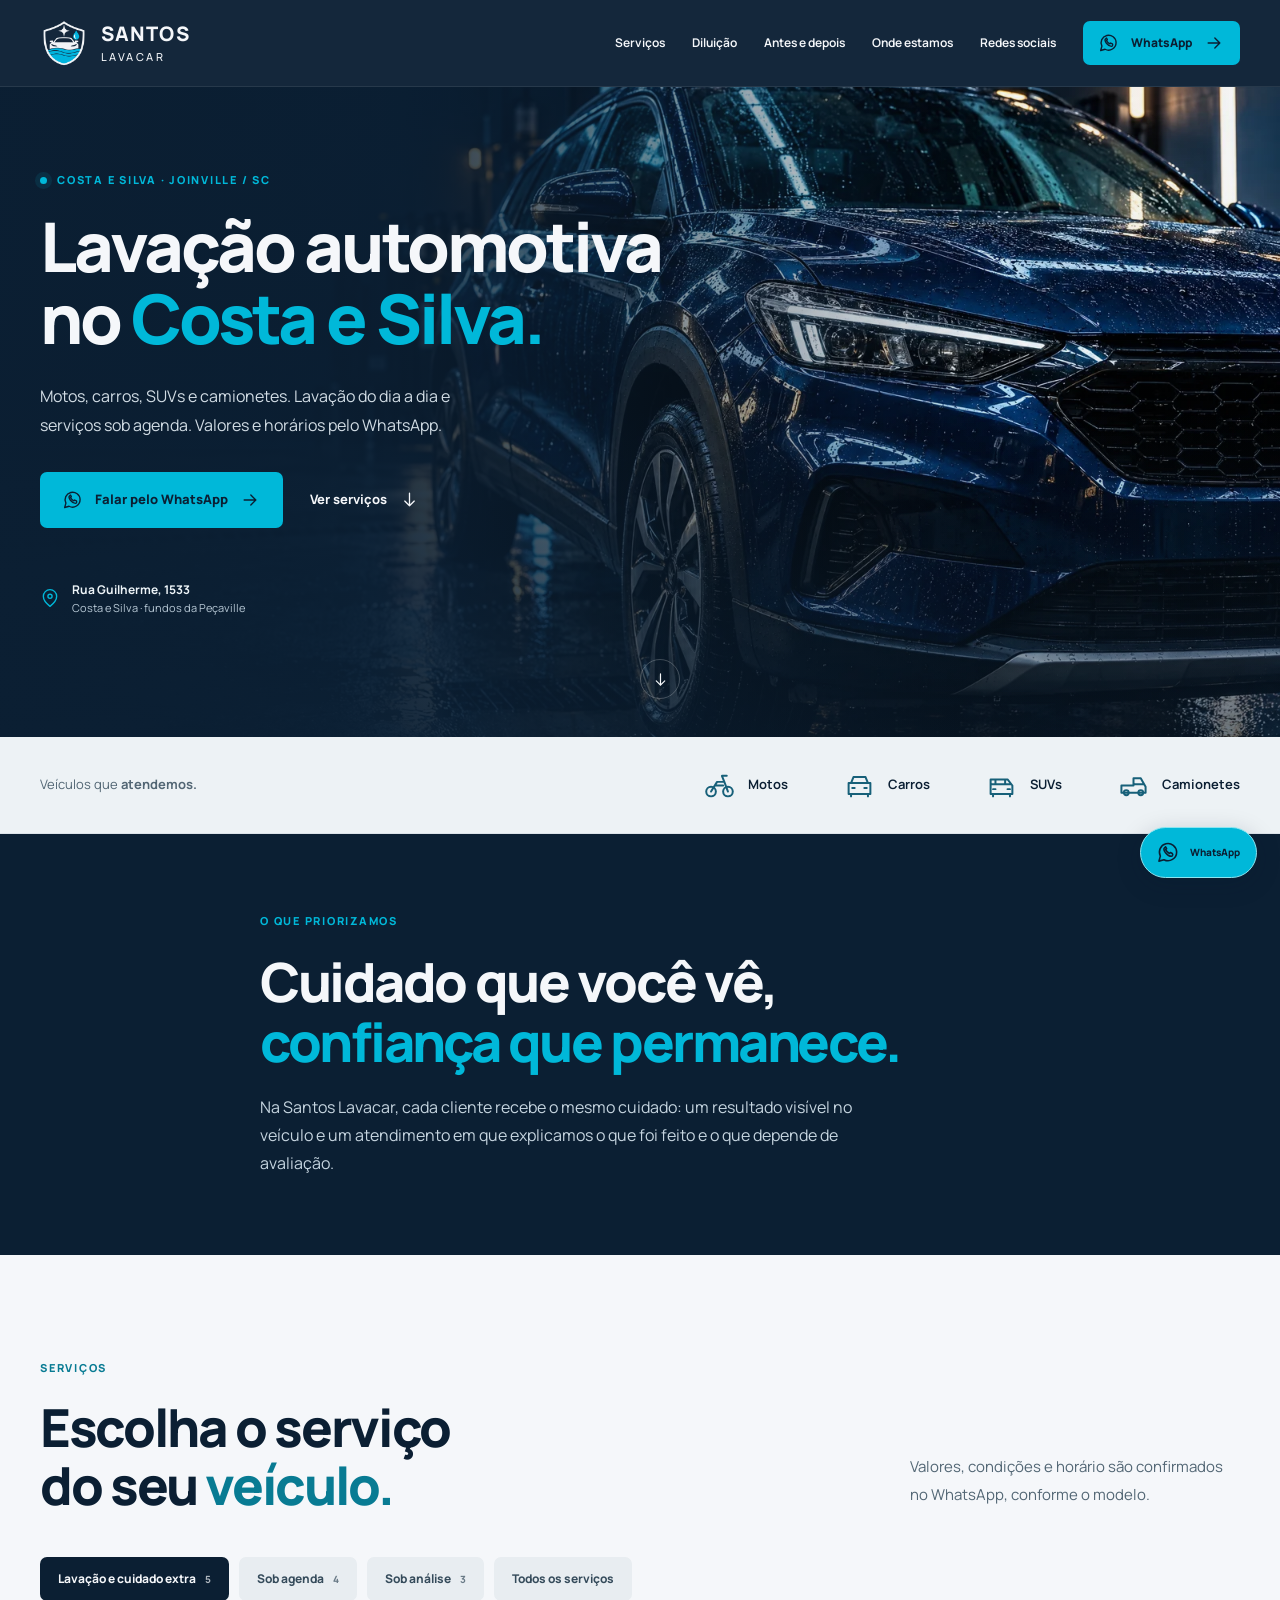
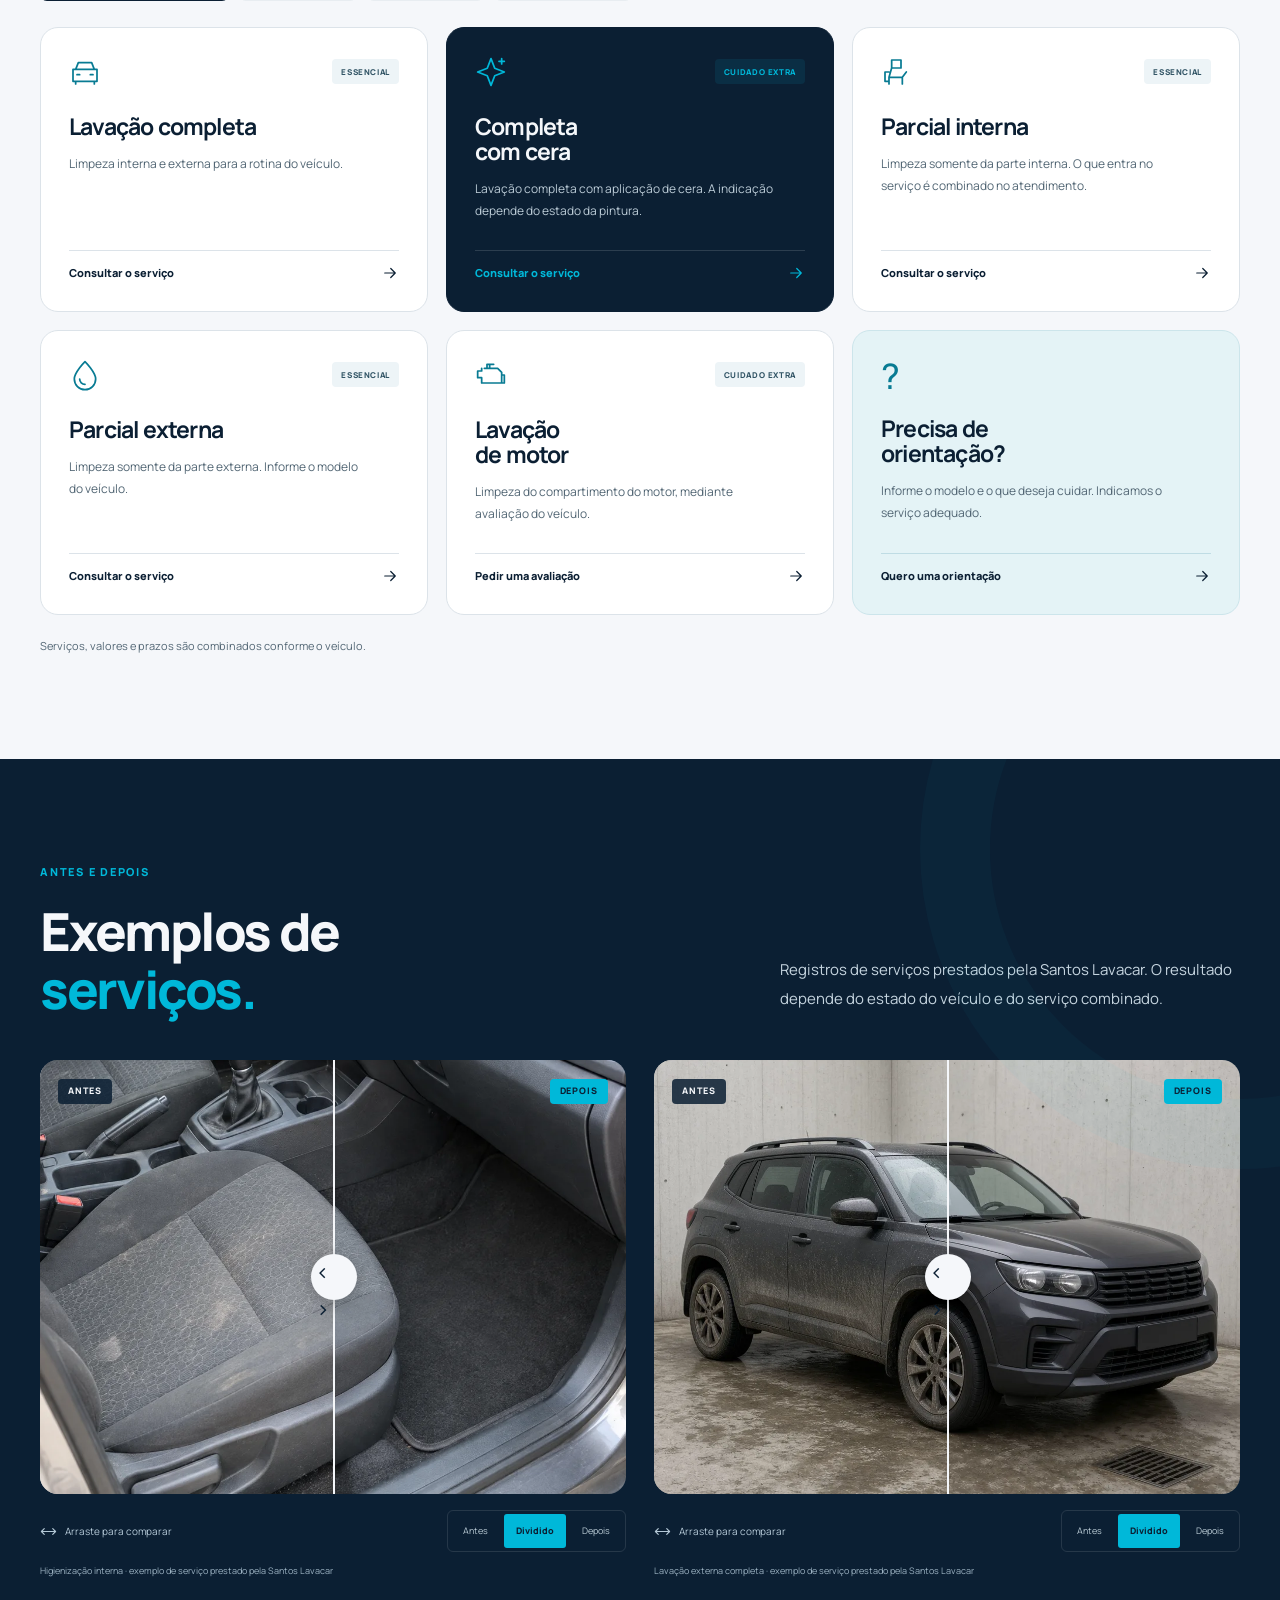
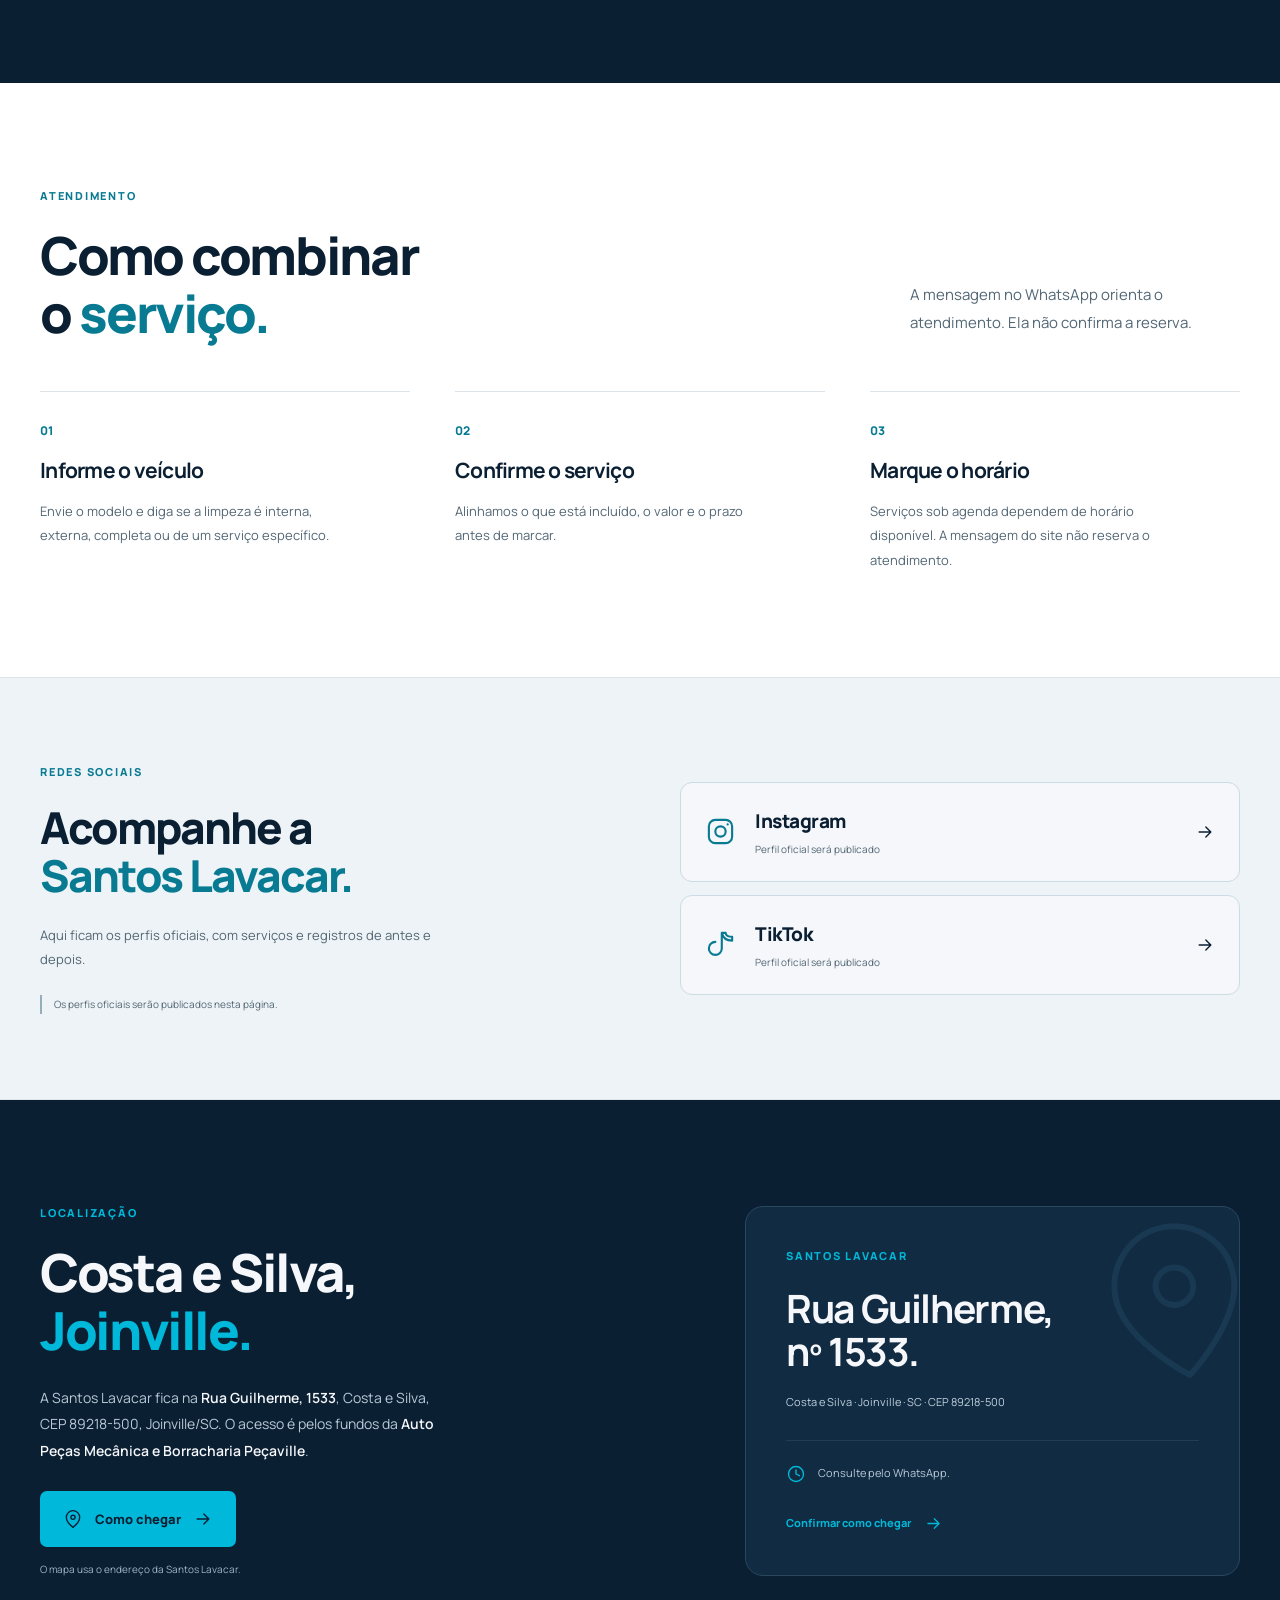
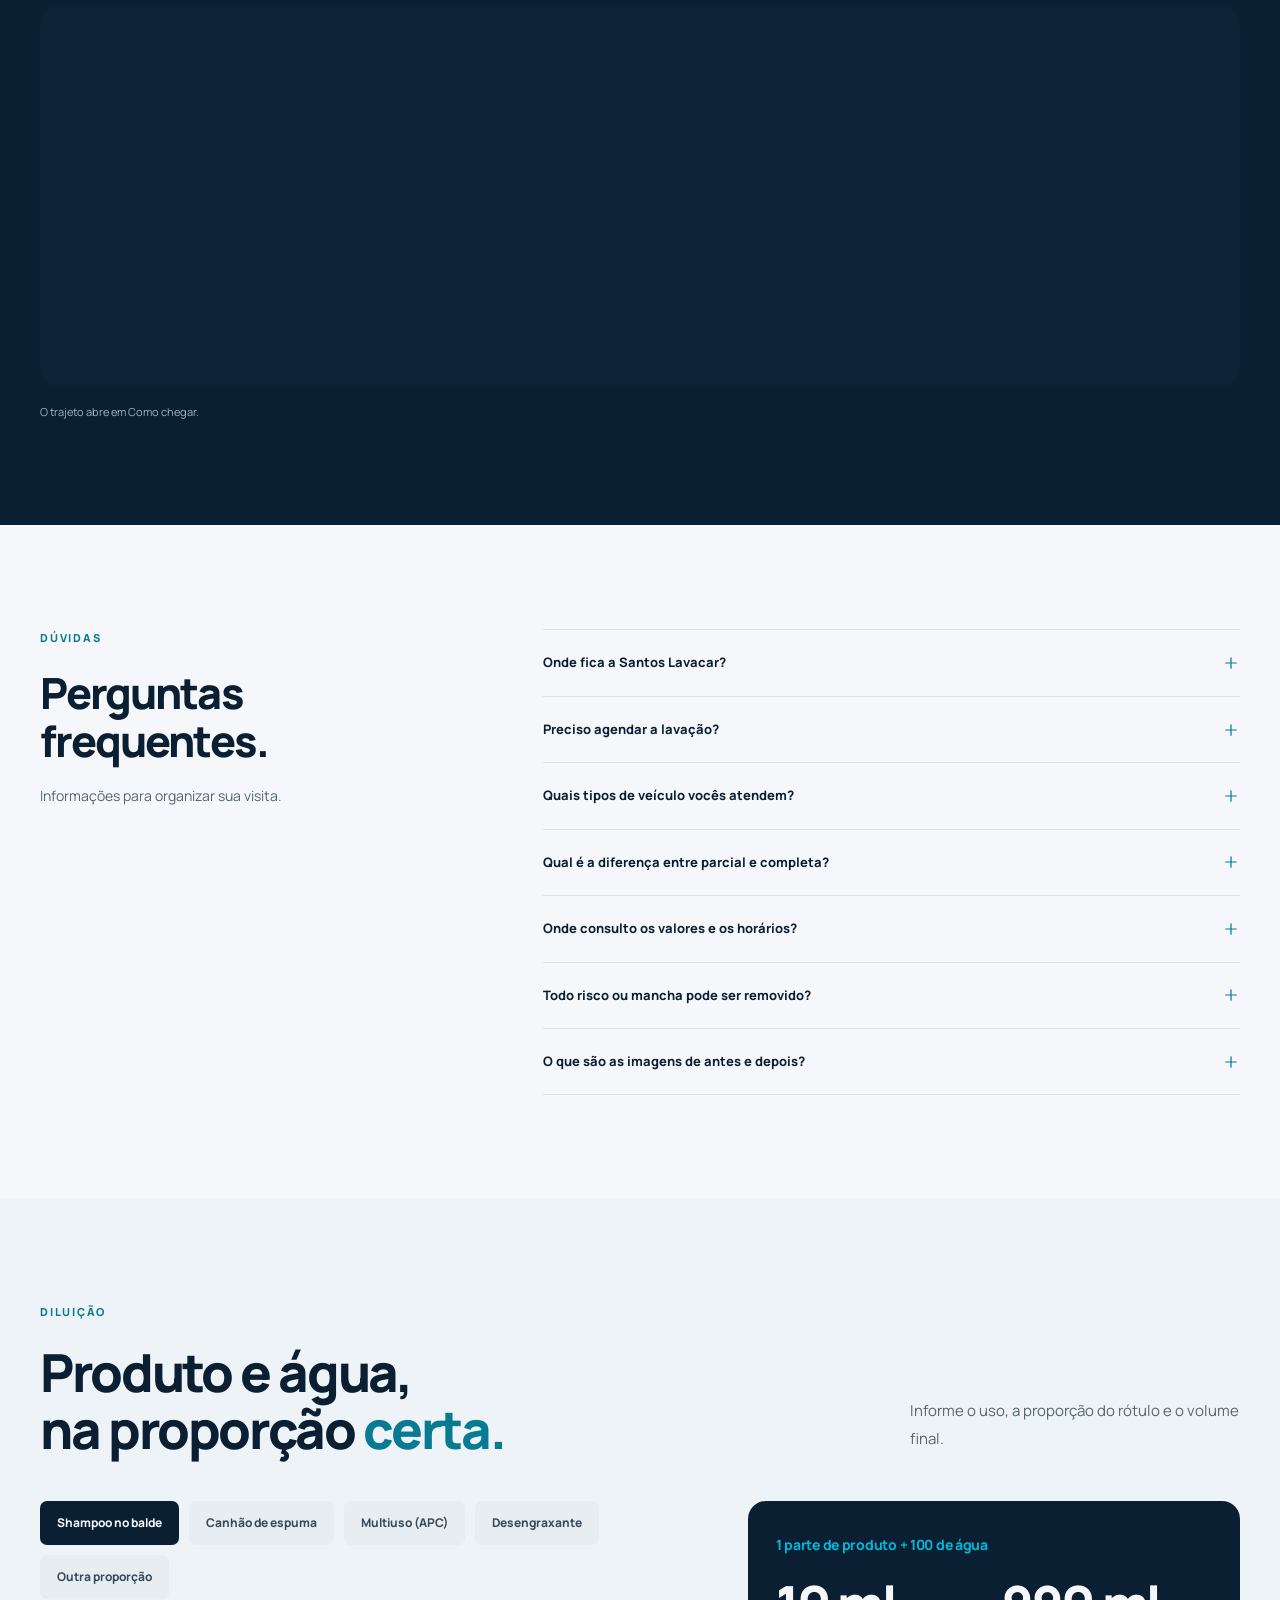
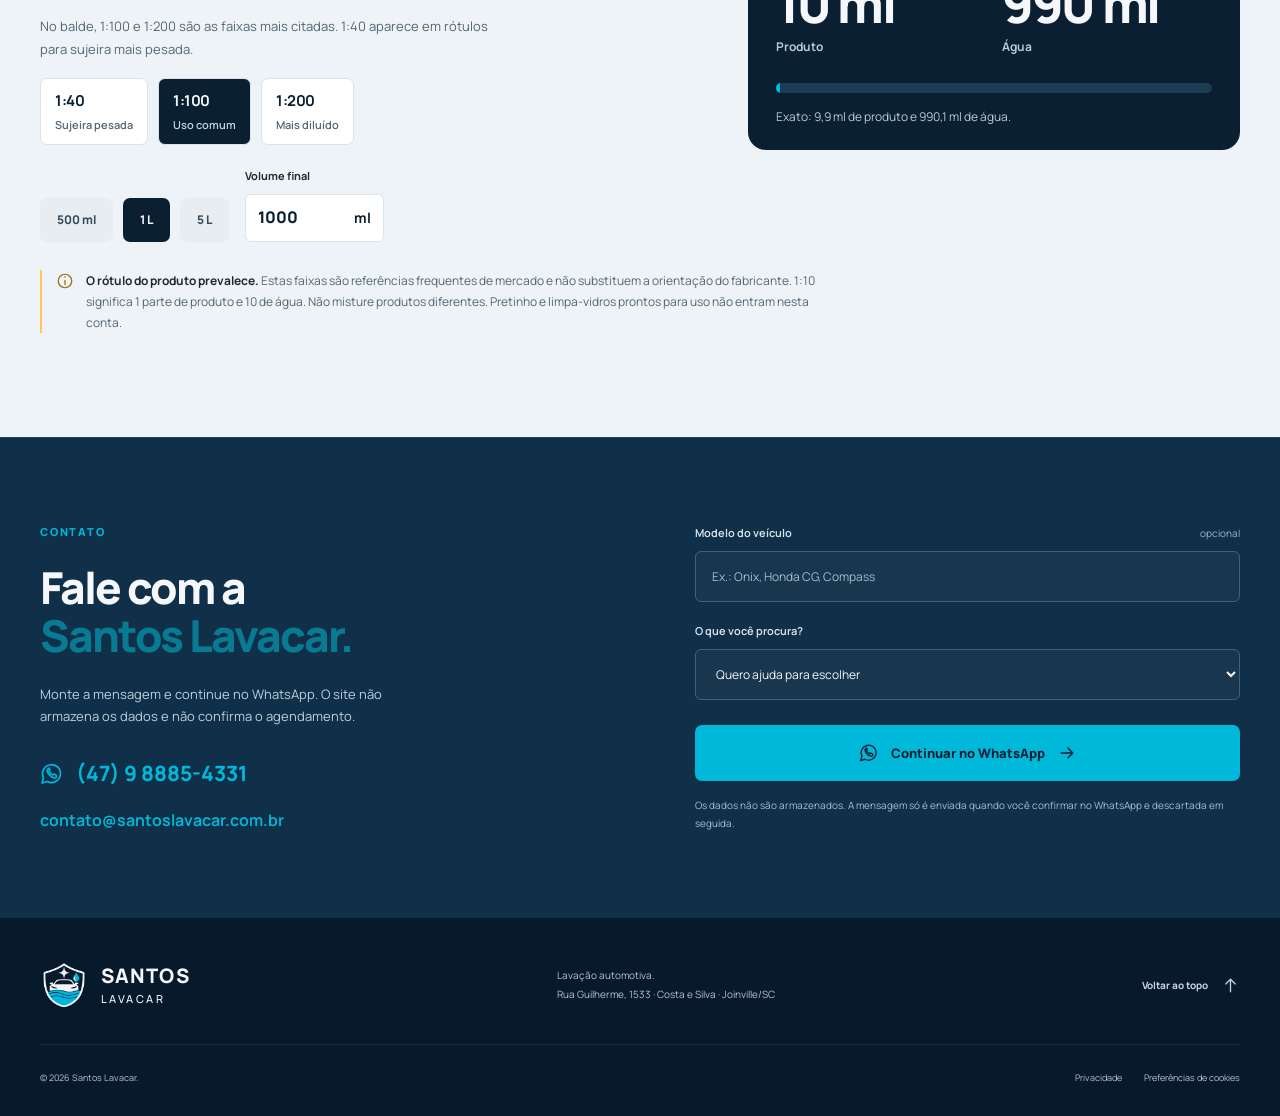
<file: index.html>
<!doctype html>
<html lang="pt-BR">
<head>
  <meta charset="utf-8">
  <meta name="viewport" content="width=device-width, initial-scale=1">
  <title>Santos Lavacar | Lavação no Costa e Silva, Joinville</title>
  <meta name="description" content="Lavação na Rua Guilherme, 1533, Costa e Silva, Joinville/SC. Acesso pelos fundos da Peçaville. WhatsApp (47) 9 8885-4331.">
  <meta name="robots" content="index, follow, max-image-preview:large">
  <meta name="theme-color" content="#0B1F33">
  <meta name="color-scheme" content="light">
  <meta name="referrer" content="strict-origin-when-cross-origin">
  <meta http-equiv="Content-Security-Policy" content="default-src 'self'; base-uri 'self'; object-src 'none'; form-action 'none'; frame-src https://maps.google.com https://www.google.com; script-src 'self' https://www.googletagmanager.com; style-src 'self' 'unsafe-inline'; img-src 'self' data:; font-src 'self'; connect-src 'self' https://www.google-analytics.com https://*.google-analytics.com https://*.analytics.google.com https://www.googletagmanager.com">
  <meta property="og:type" content="website">
  <meta property="og:locale" content="pt_BR">
  <meta property="og:site_name" content="Santos Lavacar">
  <meta property="og:title" content="Santos Lavacar — lavação automotiva em Joinville">
  <meta property="og:description" content="Lavação de motos, carros, SUVs e camionetes no Costa e Silva. Serviços sob agenda e atendimento pelo WhatsApp.">
  <meta name="twitter:card" content="summary_large_image">
  <meta name="twitter:title" content="Santos Lavacar — lavação automotiva em Joinville">
  <meta name="twitter:description" content="Lavação na Rua Guilherme, 1533, Costa e Silva, Joinville/SC. Acesso pelos fundos da Peçaville. WhatsApp (47) 9 8885-4331.">
  <link rel="canonical" href="https://www.santoslavacar.com.br/">
  <meta property="og:url" content="https://www.santoslavacar.com.br/">
  <meta property="og:image" content="https://www.santoslavacar.com.br/assets/social-card.png">
  <meta property="og:image:width" content="1200">
  <meta property="og:image:height" content="630">
  <meta property="og:image:alt" content="Santos Lavacar — lavação automotiva no Costa e Silva, Joinville">
  <meta name="twitter:image" content="https://www.santoslavacar.com.br/assets/social-card.png">
  
  <link rel="icon" href="./assets/favicon.png" type="image/png">
  <link rel="apple-touch-icon" href="./assets/apple-touch-icon.png">
  <link rel="preload" href="./assets/manrope-latin.woff2" as="font" type="font/woff2" crossorigin>
  <link rel="preload" href="./assets/hero.webp" as="image">
  <link rel="stylesheet" href="./styles.css">
  <script type="application/ld+json">{
  "@context": "https://schema.org",
  "@type": "CarWash",
  "name": "Santos Lavacar",
  "description": "Lavação automotiva na Rua Guilherme, 1533, Costa e Silva, Joinville/SC. Acesso pelos fundos da Peçaville.",
  "telephone": "+5547988854331",
  "address": {
    "@type": "PostalAddress",
    "streetAddress": "Rua Guilherme, 1533",
    "postalCode": "89218-500",
    "addressLocality": "Joinville",
    "addressRegion": "SC",
    "addressCountry": "BR"
  },
  "areaServed": {
    "@type": "Place",
    "name": "Costa e Silva, Joinville/SC"
  },
  "url": "https://www.santoslavacar.com.br/",
  "@id": "https://www.santoslavacar.com.br/#santos-lavacar",
  "logo": "https://www.santoslavacar.com.br/assets/logo.png",
  "hasMap": "https://www.google.com/maps/dir/?api=1&destination=Rua%20Guilherme%2C%201533%2C%20Costa%20e%20Silva%2C%20Joinville%2C%20SC%2C%2089218-500"
}</script>
  <script src="./config.js" defer></script>
  <script src="./app.js" defer></script>
</head>
<body>
  <a class="skip-link" href="#conteudo">Pular para o conteúdo</a>
  <header class="header">
    <div class="container header-inner">
      <a class="brand" href="#inicio" aria-label="Santos Lavacar, início"><img src="./assets/logo.png" width="52" height="52" alt="Escudo Santos Lavacar"><span>SANTOS<span class="brand-sub">LAVACAR</span></span></a>
      <button class="menu-toggle" aria-expanded="false" aria-controls="navigation" aria-label="Abrir menu"><svg aria-hidden="true"><use href="#i-menu"></use></svg></button>
      <nav id="navigation" aria-label="Navegação principal">
        <a href="#servicos">Serviços</a><a href="#diluicao">Diluição</a><a href="#antes-depois">Antes e depois</a><a href="#localizacao">Onde estamos</a><a href="#redes">Redes sociais</a>
        <a class="button button-small" href="https://wa.me/5547988854331?text=Ol%C3%A1%2C%20Santos%20Lavacar!%20Quero%20orienta%C3%A7%C3%A3o%20para%20cuidar%20do%20meu%20ve%C3%ADculo.%20Podem%20me%20informar%20valores%2C%20condi%C3%A7%C3%B5es%20e%20disponibilidade%3F" target="_blank" rel="noopener noreferrer" data-event="click_whatsapp" data-position="menu"><svg aria-hidden="true"><use href="#i-whatsapp"></use></svg> WhatsApp <svg aria-hidden="true"><use href="#i-arrow"></use></svg></a>
      </nav>
    </div>
  </header>
  <main id="conteudo">
    <section class="hero" id="inicio" aria-labelledby="hero-title">
      <img class="hero-image" src="./assets/hero.webp" alt="SUV em ambiente de lavação automotiva" width="1600" height="900" fetchpriority="high">
      <div class="hero-shade"></div>
      <div class="container hero-content">
        <p class="eyebrow"><span class="tiny-dot"></span> COSTA E SILVA · JOINVILLE / SC</p>
        <h1 id="hero-title">Lavação automotiva<br>no <span>Costa e Silva.</span></h1>
        <p class="hero-lead">Motos, carros, SUVs e camionetes. Lavação do dia a dia e serviços sob agenda. Valores e horários pelo WhatsApp.</p>
        <div class="hero-actions"><a class="button" href="https://wa.me/5547988854331?text=Ol%C3%A1%2C%20Santos%20Lavacar!%20Quero%20orienta%C3%A7%C3%A3o%20para%20cuidar%20do%20meu%20ve%C3%ADculo.%20Podem%20me%20informar%20valores%2C%20condi%C3%A7%C3%B5es%20e%20disponibilidade%3F" target="_blank" rel="noopener noreferrer" data-event="click_whatsapp" data-position="hero"><svg aria-hidden="true"><use href="#i-whatsapp"></use></svg> Falar pelo WhatsApp <svg aria-hidden="true"><use href="#i-arrow"></use></svg></a><a class="text-link" href="#servicos">Ver serviços <svg aria-hidden="true"><use href="#i-down"></use></svg></a></div>
        <div class="hero-location"><svg aria-hidden="true"><use href="#i-pin"></use></svg><p><strong>Rua Guilherme, 1533</strong><span>Costa e Silva · fundos da Peçaville</span></p></div>
      </div>
      <a class="hero-scroll" href="#servicos" aria-label="Ir para os serviços"><svg aria-hidden="true"><use href="#i-down"></use></svg></a>
    </section>
    <div class="vehicle-strip"><div class="container vehicle-inner"><p>Veículos que <strong>atendemos.</strong></p><div><span><svg aria-hidden="true"><use href="#i-bike"></use></svg>Motos</span><span><svg aria-hidden="true"><use href="#i-car"></use></svg>Carros</span><span><svg aria-hidden="true"><use href="#i-suv"></use></svg>SUVs</span><span><svg aria-hidden="true"><use href="#i-truck"></use></svg>Camionetes</span></div></div></div>

    <section class="priority" aria-labelledby="priority-title">
      <div class="container priority-inner">
        <p class="eyebrow">O QUE PRIORIZAMOS</p>
        <h2 id="priority-title">Cuidado que você vê,<br><span>confiança que permanece.</span></h2>
        <p>Na Santos Lavacar, cada cliente recebe o mesmo cuidado: um resultado visível no veículo e um atendimento em que explicamos o que foi feito e o que depende de avaliação.</p>
      </div>
    </section>

    <section class="section services" id="servicos" aria-labelledby="services-title">
      <div class="container">
        <div class="section-heading"><div><p class="eyebrow dark">SERVIÇOS</p><h2 id="services-title">Escolha o serviço<br>do seu <span>veículo.</span></h2></div><p>Valores, condições e horário são confirmados no WhatsApp, conforme o modelo.</p></div>
        <div class="service-filters" role="group" aria-label="Filtrar serviços"><button class="filter active" data-filter="lavacao" aria-pressed="true">Lavação e cuidado extra <span>5</span></button><button class="filter" data-filter="agenda" aria-pressed="false">Sob agenda <span>4</span></button><button class="filter" data-filter="analise" aria-pressed="false">Sob análise <span>3</span></button><button class="filter" data-filter="todos" aria-pressed="false">Todos os serviços</button></div>
        <p class="sr-only" id="filter-status" role="status" aria-live="polite"></p>
        <div class="service-grid">
          <article class="service-card" data-category="lavacao"><div class="card-top"><svg class="service-icon" aria-hidden="true"><use href="#i-car"></use></svg><span class="tag">ESSENCIAL</span></div><h3>Lavação completa</h3><p>Limpeza interna e externa para a rotina do veículo.</p><a href="https://wa.me/5547988854331?text=Ol%C3%A1%2C%20Santos%20Lavacar!%20Quero%20orienta%C3%A7%C3%A3o%20para%20cuidar%20do%20meu%20ve%C3%ADculo.%20Podem%20me%20informar%20valores%2C%20condi%C3%A7%C3%B5es%20e%20disponibilidade%3F" data-service="Lavação completa" class="card-link" target="_blank" rel="noopener noreferrer">Consultar o serviço <svg aria-hidden="true"><use href="#i-arrow"></use></svg></a></article>
          <article class="service-card featured" data-category="lavacao"><div class="card-top"><svg class="service-icon" aria-hidden="true"><use href="#i-spark"></use></svg><span class="tag">CUIDADO EXTRA</span></div><h3>Completa<br>com cera</h3><p>Lavação completa com aplicação de cera. A indicação depende do estado da pintura.</p><a href="https://wa.me/5547988854331?text=Ol%C3%A1%2C%20Santos%20Lavacar!%20Quero%20orienta%C3%A7%C3%A3o%20para%20cuidar%20do%20meu%20ve%C3%ADculo.%20Podem%20me%20informar%20valores%2C%20condi%C3%A7%C3%B5es%20e%20disponibilidade%3F" data-service="Lavação completa com cera" class="card-link" target="_blank" rel="noopener noreferrer">Consultar o serviço <svg aria-hidden="true"><use href="#i-arrow"></use></svg></a></article>
          <article class="service-card" data-category="lavacao"><div class="card-top"><svg class="service-icon" aria-hidden="true"><use href="#i-seat"></use></svg><span class="tag">ESSENCIAL</span></div><h3>Parcial interna</h3><p>Limpeza somente da parte interna. O que entra no serviço é combinado no atendimento.</p><a href="https://wa.me/5547988854331?text=Ol%C3%A1%2C%20Santos%20Lavacar!%20Quero%20orienta%C3%A7%C3%A3o%20para%20cuidar%20do%20meu%20ve%C3%ADculo.%20Podem%20me%20informar%20valores%2C%20condi%C3%A7%C3%B5es%20e%20disponibilidade%3F" data-service="Lavação parcial interna" class="card-link" target="_blank" rel="noopener noreferrer">Consultar o serviço <svg aria-hidden="true"><use href="#i-arrow"></use></svg></a></article>
          <article class="service-card" data-category="lavacao"><div class="card-top"><svg class="service-icon" aria-hidden="true"><use href="#i-drop"></use></svg><span class="tag">ESSENCIAL</span></div><h3>Parcial externa</h3><p>Limpeza somente da parte externa. Informe o modelo do veículo.</p><a href="https://wa.me/5547988854331?text=Ol%C3%A1%2C%20Santos%20Lavacar!%20Quero%20orienta%C3%A7%C3%A3o%20para%20cuidar%20do%20meu%20ve%C3%ADculo.%20Podem%20me%20informar%20valores%2C%20condi%C3%A7%C3%B5es%20e%20disponibilidade%3F" data-service="Lavação parcial externa" class="card-link" target="_blank" rel="noopener noreferrer">Consultar o serviço <svg aria-hidden="true"><use href="#i-arrow"></use></svg></a></article>
          <article class="service-card" data-category="lavacao"><div class="card-top"><svg class="service-icon" aria-hidden="true"><use href="#i-engine"></use></svg><span class="tag">CUIDADO EXTRA</span></div><h3>Lavação<br>de motor</h3><p>Limpeza do compartimento do motor, mediante avaliação do veículo.</p><a href="https://wa.me/5547988854331?text=Ol%C3%A1%2C%20Santos%20Lavacar!%20Quero%20orienta%C3%A7%C3%A3o%20para%20cuidar%20do%20meu%20ve%C3%ADculo.%20Podem%20me%20informar%20valores%2C%20condi%C3%A7%C3%B5es%20e%20disponibilidade%3F" data-service="Lavação de motor" class="card-link" target="_blank" rel="noopener noreferrer">Pedir uma avaliação <svg aria-hidden="true"><use href="#i-arrow"></use></svg></a></article>
          <article class="service-card service-callout" data-category="lavacao"><span class="callout-number">?</span><h3>Precisa de<br>orientação?</h3><p>Informe o modelo e o que deseja cuidar. Indicamos o serviço adequado.</p><a href="https://wa.me/5547988854331?text=Ol%C3%A1%2C%20Santos%20Lavacar!%20Quero%20orienta%C3%A7%C3%A3o%20para%20cuidar%20do%20meu%20ve%C3%ADculo.%20Podem%20me%20informar%20valores%2C%20condi%C3%A7%C3%B5es%20e%20disponibilidade%3F" class="card-link" target="_blank" rel="noopener noreferrer" data-event="click_whatsapp" data-position="servicos">Quero uma orientação <svg aria-hidden="true"><use href="#i-arrow"></use></svg></a></article>
          <article class="service-card" data-category="agenda"><div class="card-top"><svg class="service-icon" aria-hidden="true"><use href="#i-seat"></use></svg><span class="tag amber">SOB AGENDA</span></div><h3>Higienização interna</h3><p>Limpeza interna mais detalhada. O escopo depende da avaliação do veículo.</p><a href="https://wa.me/5547988854331?text=Ol%C3%A1%2C%20Santos%20Lavacar!%20Quero%20orienta%C3%A7%C3%A3o%20para%20cuidar%20do%20meu%20ve%C3%ADculo.%20Podem%20me%20informar%20valores%2C%20condi%C3%A7%C3%B5es%20e%20disponibilidade%3F" data-service="Higienização interna (sob agenda)" class="card-link" target="_blank" rel="noopener noreferrer">Consultar agenda <svg aria-hidden="true"><use href="#i-arrow"></use></svg></a></article>
          <article class="service-card" data-category="agenda"><div class="card-top"><svg class="service-icon" aria-hidden="true"><use href="#i-under"></use></svg><span class="tag amber">SOB AGENDA</span></div><h3>Lavação inferior</h3><p>Limpeza da parte inferior do veículo. O acesso é confirmado no agendamento.</p><a href="https://wa.me/5547988854331?text=Ol%C3%A1%2C%20Santos%20Lavacar!%20Quero%20orienta%C3%A7%C3%A3o%20para%20cuidar%20do%20meu%20ve%C3%ADculo.%20Podem%20me%20informar%20valores%2C%20condi%C3%A7%C3%B5es%20e%20disponibilidade%3F" data-service="Lavação inferior (sob agenda)" class="card-link" target="_blank" rel="noopener noreferrer">Consultar agenda <svg aria-hidden="true"><use href="#i-arrow"></use></svg></a></article>
          <article class="service-card" data-category="agenda"><div class="card-top"><svg class="service-icon" aria-hidden="true"><use href="#i-spark"></use></svg><span class="tag amber">SOB AGENDA</span></div><h3>Polimento automotivo</h3><p>Avaliação da pintura para definir o polimento. Não há remoção total de riscos.</p><a href="https://wa.me/5547988854331?text=Ol%C3%A1%2C%20Santos%20Lavacar!%20Quero%20orienta%C3%A7%C3%A3o%20para%20cuidar%20do%20meu%20ve%C3%ADculo.%20Podem%20me%20informar%20valores%2C%20condi%C3%A7%C3%B5es%20e%20disponibilidade%3F" data-service="Polimento automotivo (sob agenda)" class="card-link" target="_blank" rel="noopener noreferrer">Consultar agenda <svg aria-hidden="true"><use href="#i-arrow"></use></svg></a></article>
          <article class="service-card" data-category="agenda"><div class="card-top"><svg class="service-icon" aria-hidden="true"><use href="#i-light"></use></svg><span class="tag amber">SOB AGENDA</span></div><h3>Polimento de faróis</h3><p>Polimento da lente dos faróis, conforme o estado de cada peça.</p><a href="https://wa.me/5547988854331?text=Ol%C3%A1%2C%20Santos%20Lavacar!%20Quero%20orienta%C3%A7%C3%A3o%20para%20cuidar%20do%20meu%20ve%C3%ADculo.%20Podem%20me%20informar%20valores%2C%20condi%C3%A7%C3%B5es%20e%20disponibilidade%3F" data-service="Polimento de faróis (sob agenda)" class="card-link" target="_blank" rel="noopener noreferrer">Consultar agenda <svg aria-hidden="true"><use href="#i-arrow"></use></svg></a></article>
          <article class="service-card" data-category="analise"><div class="card-top"><svg class="service-icon" aria-hidden="true"><use href="#i-drop"></use></svg><span class="tag outline">SOB ANÁLISE</span></div><h3>Cristalização de vidros</h3><p>Tratamento da superfície dos vidros. A disponibilidade está sob análise.</p><a href="https://wa.me/5547988854331?text=Ol%C3%A1%2C%20Santos%20Lavacar!%20Quero%20orienta%C3%A7%C3%A3o%20para%20cuidar%20do%20meu%20ve%C3%ADculo.%20Podem%20me%20informar%20valores%2C%20condi%C3%A7%C3%B5es%20e%20disponibilidade%3F" data-service="Consulta sobre cristalização de vidros (sob análise)" class="card-link" target="_blank" rel="noopener noreferrer">Consultar viabilidade <svg aria-hidden="true"><use href="#i-arrow"></use></svg></a></article>
          <article class="service-card" data-category="analise"><div class="card-top"><svg class="service-icon" aria-hidden="true"><use href="#i-seat"></use></svg><span class="tag outline">SOB ANÁLISE</span></div><h3>Vitrificação de couro</h3><p>Tratamento para revestimento em couro. A disponibilidade está sob análise.</p><a href="https://wa.me/5547988854331?text=Ol%C3%A1%2C%20Santos%20Lavacar!%20Quero%20orienta%C3%A7%C3%A3o%20para%20cuidar%20do%20meu%20ve%C3%ADculo.%20Podem%20me%20informar%20valores%2C%20condi%C3%A7%C3%B5es%20e%20disponibilidade%3F" data-service="Consulta sobre vitrificação de couro (sob análise)" class="card-link" target="_blank" rel="noopener noreferrer">Consultar viabilidade <svg aria-hidden="true"><use href="#i-arrow"></use></svg></a></article>
          <article class="service-card" data-category="analise"><div class="card-top"><svg class="service-icon" aria-hidden="true"><use href="#i-spark"></use></svg><span class="tag outline">SOB ANÁLISE</span></div><h3>Revitalização de plásticos</h3><p>Recuperação da aparência dos plásticos. A disponibilidade está sob análise.</p><a href="https://wa.me/5547988854331?text=Ol%C3%A1%2C%20Santos%20Lavacar!%20Quero%20orienta%C3%A7%C3%A3o%20para%20cuidar%20do%20meu%20ve%C3%ADculo.%20Podem%20me%20informar%20valores%2C%20condi%C3%A7%C3%B5es%20e%20disponibilidade%3F" data-service="Consulta sobre revitalização de plásticos (sob análise)" class="card-link" target="_blank" rel="noopener noreferrer">Consultar viabilidade <svg aria-hidden="true"><use href="#i-arrow"></use></svg></a></article>
        </div>
        <p class="section-footnote">Serviços, valores e prazos são combinados conforme o veículo.</p>
      </div>
    </section>

    <section class="section results" id="antes-depois" aria-labelledby="results-title">
      <div class="container">
        <div class="section-heading">
          <div><p class="eyebrow">ANTES E DEPOIS</p><h2 id="results-title">Exemplos de<br><span>serviços.</span></h2></div>
          <p>Registros de serviços prestados pela Santos Lavacar. O resultado depende do estado do veículo e do serviço combinado.</p>
        </div>
        <div class="comparison-grid">
          <div class="comparison-module" data-comparison>
            <div class="comparison">
              <img class="comparison-after" src="./assets/interior-depois.webp" width="1200" height="1350" loading="lazy" alt="Interior do veículo depois da higienização, exemplo de serviço da Santos Lavacar">
              <div class="comparison-before"><img src="./assets/interior-antes.webp" width="1200" height="1350" loading="lazy" alt="Interior do veículo antes da higienização, exemplo de serviço da Santos Lavacar"></div>
              <span class="comparison-label before-label">ANTES</span><span class="comparison-label after-label">DEPOIS</span><div class="comparison-line"><span aria-hidden="true">‹ ›</span></div>
              <input class="comparison-range" type="range" min="0" max="100" value="50" aria-label="Comparar o interior antes e depois" aria-valuetext="Metade antes, metade depois">
            </div>
            <div class="comparison-toolbar"><span><svg aria-hidden="true"><use href="#i-drag"></use></svg> Arraste para comparar</span><div role="group" aria-label="Modos de comparação do interior"><button type="button" data-compare="100" aria-pressed="false">Antes</button><button type="button" data-compare="50" aria-pressed="true" class="selected">Dividido</button><button type="button" data-compare="0" aria-pressed="false">Depois</button></div></div>
            <p class="comparison-caption">Higienização interna · exemplo de serviço prestado pela Santos Lavacar</p>
          </div>
          <div class="comparison-module" data-comparison>
            <div class="comparison">
              <img class="comparison-after" src="./assets/exterior-depois.webp" width="1152" height="864" loading="lazy" alt="Parte externa limpa, com lataria brilhante e pneus com abrilhantador, exemplo de serviço da Santos Lavacar">
              <div class="comparison-before"><img src="./assets/exterior-antes.webp" width="1152" height="864" loading="lazy" alt="Parte externa suja, antes da lavação, exemplo de serviço da Santos Lavacar"></div>
              <span class="comparison-label before-label">ANTES</span><span class="comparison-label after-label">DEPOIS</span><div class="comparison-line"><span aria-hidden="true">‹ ›</span></div>
              <input class="comparison-range" type="range" min="0" max="100" value="50" aria-label="Comparar a parte externa antes e depois" aria-valuetext="Metade antes, metade depois">
            </div>
            <div class="comparison-toolbar"><span><svg aria-hidden="true"><use href="#i-drag"></use></svg> Arraste para comparar</span><div role="group" aria-label="Modos de comparação da parte externa"><button type="button" data-compare="100" aria-pressed="false">Antes</button><button type="button" data-compare="50" aria-pressed="true" class="selected">Dividido</button><button type="button" data-compare="0" aria-pressed="false">Depois</button></div></div>
            <p class="comparison-caption">Lavação externa completa · exemplo de serviço prestado pela Santos Lavacar</p>
          </div>
        </div>
      </div>
    </section>

    <section class="section approach" aria-labelledby="approach-title"><div class="container"><div class="section-heading"><div><p class="eyebrow dark">ATENDIMENTO</p><h2 id="approach-title">Como combinar<br>o <span>serviço.</span></h2></div><p>A mensagem no WhatsApp orienta o atendimento. Ela não confirma a reserva.</p></div><div class="steps"><article><span class="step-number">01</span><h3>Informe o veículo</h3><p>Envie o modelo e diga se a limpeza é interna, externa, completa ou de um serviço específico.</p></article><article><span class="step-number">02</span><h3>Confirme o serviço</h3><p>Alinhamos o que está incluído, o valor e o prazo antes de marcar.</p></article><article><span class="step-number">03</span><h3>Marque o horário</h3><p>Serviços sob agenda dependem de horário disponível. A mensagem do site não reserva o atendimento.</p></article></div></div></section>

    <section class="section social-section" id="redes" aria-labelledby="social-title"><div class="container social-layout"><div><p class="eyebrow dark">REDES SOCIAIS</p><h2 id="social-title">Acompanhe a<br><span>Santos Lavacar.</span></h2><p>Aqui ficam os perfis oficiais, com serviços e registros de antes e depois.</p><p class="pending-note" >Os perfis oficiais serão publicados nesta página.</p></div><div class="social-cards"><button type="button" class="social-card" data-pending="instagram" aria-label="Instagram: perfil oficial será publicado"><svg aria-hidden="true"><use href="#i-instagram"></use></svg><span class="social-copy"><strong>Instagram</strong><small>Perfil oficial será publicado</small></span><svg aria-hidden="true"><use href="#i-arrow"></use></svg></button>
<button type="button" class="social-card" data-pending="tiktok" aria-label="TikTok: perfil oficial será publicado"><svg aria-hidden="true"><use href="#i-tiktok"></use></svg><span class="social-copy"><strong>TikTok</strong><small>Perfil oficial será publicado</small></span><svg aria-hidden="true"><use href="#i-arrow"></use></svg></button></div></div></section>

    <section class="section location-section" id="localizacao" aria-labelledby="location-title"><div class="container location-layout"><div><p class="eyebrow">LOCALIZAÇÃO</p><h2 id="location-title">Costa e Silva,<br><span>Joinville.</span></h2><p class="location-intro">A Santos Lavacar fica na <strong>Rua Guilherme, 1533</strong>, Costa e Silva, CEP 89218-500, Joinville/SC. O acesso é pelos fundos da <strong>Auto Peças Mecânica e Borracharia Peçaville</strong>.</p><a class="button" href="https://www.google.com/maps/dir/?api=1&amp;destination=Rua%20Guilherme%2C%201533%2C%20Costa%20e%20Silva%2C%20Joinville%2C%20SC%2C%2089218-500" target="_blank" rel="noopener noreferrer" data-event="click_maps" data-position="localizacao"><svg aria-hidden="true"><use href="#i-pin"></use></svg>Como chegar<svg aria-hidden="true"><use href="#i-arrow"></use></svg></a><p class="location-caveat">O mapa usa o endereço da Santos Lavacar.</p></div><div class="location-card"><svg class="big-pin" aria-hidden="true"><use href="#i-pin"></use></svg><p class="eyebrow">SANTOS LAVACAR</p><h3>Rua Guilherme,<br>nº 1533.</h3><p>Costa e Silva · Joinville · SC · CEP 89218-500</p><div class="location-card-details"><svg aria-hidden="true"><use href="#i-clock"></use></svg><p>Consulte pelo WhatsApp.</p></div><a href="https://wa.me/5547988854331?text=Ol%C3%A1%2C%20Santos%20Lavacar!%20Quero%20orienta%C3%A7%C3%A3o%20para%20cuidar%20do%20meu%20ve%C3%ADculo.%20Podem%20me%20informar%20valores%2C%20condi%C3%A7%C3%B5es%20e%20disponibilidade%3F" target="_blank" rel="noopener noreferrer" class="text-link" data-event="click_whatsapp" data-position="localizacao">Confirmar como chegar <svg aria-hidden="true"><use href="#i-arrow"></use></svg></a></div></div><div class="container"><div class="location-map"><iframe title="Mapa da Santos Lavacar na Rua Guilherme, 1533, Costa e Silva, Joinville, SC, 89218-500" src="https://maps.google.com/maps?q=Rua%20Guilherme%2C%201533%2C%20Costa%20e%20Silva%2C%20Joinville%2C%20SC%2C%2089218-500&amp;hl=pt-BR&amp;z=17&amp;output=embed" loading="lazy" referrerpolicy="strict-origin-when-cross-origin"></iframe><p>O trajeto abre em Como chegar.</p></div></div></section>

    <section class="section faq" id="duvidas" aria-labelledby="faq-title"><div class="container faq-layout"><div><p class="eyebrow dark">DÚVIDAS</p><h2 id="faq-title">Perguntas<br>frequentes.</h2><p>Informações para organizar sua visita.</p></div><div class="faq-items"><details><summary>Onde fica a Santos Lavacar?<svg aria-hidden="true"><use href="#i-plus"></use></svg></summary><p>Rua Guilherme, nº 1533, Costa e Silva, CEP 89218-500, Joinville/SC. O box está localizado nos fundos da Peçaville.</p></details><details><summary>Preciso agendar a lavação?<svg aria-hidden="true"><use href="#i-plus"></use></svg></summary><p>Recomendamos agendar para organizar o atendimento. Serviços que não exigem agenda são atendidos por ordem de chegada quando não houver horário marcado. O agendamento tem prioridade. Higienização interna, lavação inferior, polimento automotivo e polimento de faróis são feitos somente com agendamento.</p></details><details><summary>Quais tipos de veículo vocês atendem?<svg aria-hidden="true"><use href="#i-plus"></use></svg></summary><p>Atendemos motos, carros, SUVs e camionetes. Informe o modelo e o serviço para combinar o atendimento.</p></details><details><summary>Qual é a diferença entre parcial e completa?<svg aria-hidden="true"><use href="#i-plus"></use></svg></summary><p>A parcial é só interna ou só externa. A completa reúne limpeza interna e externa. A completa com cera acrescenta a aplicação de cera. O escopo de cada serviço é confirmado no atendimento.</p></details><details><summary>Onde consulto os valores e os horários?<svg aria-hidden="true"><use href="#i-plus"></use></svg></summary><p>Valores e horários são informados pelo WhatsApp (47) 9 8885-4331.</p></details><details><summary>Todo risco ou mancha pode ser removido?<svg aria-hidden="true"><use href="#i-plus"></use></svg></summary><p>Não. Manchas, riscos, odores e opacidade dependem do estado do veículo. A avaliação indica o que é possível fazer.</p></details><details><summary>O que são as imagens de antes e depois?<svg aria-hidden="true"><use href="#i-plus"></use></svg></summary><p>São exemplos de serviços prestados pela Santos Lavacar. O resultado varia conforme o estado do veículo e o serviço combinado.</p></details></div></div></section>

    <section class="section dilution" id="diluicao" aria-labelledby="dilution-title">
      <div class="container">
        <div class="section-heading">
          <div>
            <p class="eyebrow dark">DILUIÇÃO</p>
            <h2 id="dilution-title">Produto e água,<br>na proporção <span>certa.</span></h2>
          </div>
          <p>Informe o uso, a proporção do rótulo e o volume final.</p>
        </div>
        <div class="dilution-layout">
          <div>
            <div class="dilution-uses" role="group" aria-label="Uso">
              <button type="button" class="dilution-use active" aria-pressed="true" data-default="100" data-ratios="40:Sujeira pesada,100:Uso comum,200:Mais diluído" data-note="No balde, 1:100 e 1:200 são as faixas mais citadas. 1:40 aparece em rótulos para sujeira mais pesada.">Shampoo no balde</button>
              <button type="button" class="dilution-use" aria-pressed="false" data-default="10" data-ratios="10:Mais espuma,20:Mais diluído" data-note="Esta proporção vale para a mistura dentro da garrafa. A canhão ainda junta água da lavadora. O intervalo mais citado é 1:10 a 1:20.">Canhão de espuma</button>
              <button type="button" class="dilution-use" aria-pressed="false" data-default="10" data-ratios="5:Sujeira média,10:Uso geral,20:Interior" data-note="1:20 em painéis e plásticos internos, 1:10 no uso geral e 1:5 na sujeira externa mais presa. Em plástico sensível, teste num canto escondido.">Multiuso (APC)</button>
              <button type="button" class="dilution-use" aria-pressed="false" data-default="10" data-ratios="5:Sujeira pesada,10:Uso comum,20:Manutenção" data-note="Faixa frequente para motor e caixa de roda. Enxágue bem. Não leve esta mistura para pintura, couro ou tecido.">Desengraxante</button>
              <button type="button" class="dilution-use" aria-pressed="false" data-custom="true" data-default="10" data-note="Digite o segundo número do rótulo. Em 1:10, o 10 é a parte de água.">Outra proporção</button>
            </div>
            <p class="dilution-note" id="dilution-note">No balde, 1:100 e 1:200 são as faixas mais citadas. 1:40 aparece em rótulos para sujeira mais pesada.</p>
            <div class="dilution-ratios" id="dilution-ratios" role="group" aria-label="Proporção">
              <button type="button" class="dilution-ratio" data-ratio="40" aria-pressed="false"><strong>1:40</strong><span>Sujeira pesada</span></button>
              <button type="button" class="dilution-ratio active" data-ratio="100" aria-pressed="true"><strong>1:100</strong><span>Uso comum</span></button>
              <button type="button" class="dilution-ratio" data-ratio="200" aria-pressed="false"><strong>1:200</strong><span>Mais diluído</span></button>
            </div>
            <div class="dilution-custom" id="dilution-custom" hidden>
              <label class="dilution-field" for="dilution-ratio">Proporção do rótulo
                <span class="dilution-ratio-input"><b>1 :</b><input id="dilution-ratio" type="number" inputmode="numeric" min="1" max="500" step="1" value="10"></span>
              </label>
            </div>
            <div class="dilution-volume-row">
              <div class="dilution-volumes" role="group" aria-label="Atalhos de volume">
                <button type="button" data-volume="500" aria-pressed="false">500 ml</button>
                <button type="button" data-volume="1000" class="active" aria-pressed="true">1 L</button>
                <button type="button" data-volume="5000" aria-pressed="false">5 L</button>
              </div>
              <label class="dilution-field" for="dilution-volume">Volume final
                <span class="dilution-volume-input"><input id="dilution-volume" type="number" inputmode="numeric" min="1" max="200000" step="1" value="1000"><b>ml</b></span>
              </label>
            </div>
          </div>
          <div class="dilution-result" aria-live="polite">
            <p class="dilution-read" id="dilution-read">1 parte de produto + 100 de água</p>
            <div class="dilution-figures">
              <p><span id="dilution-product">10 ml</span><small>Produto</small></p>
              <p><span id="dilution-water">990 ml</span><small>Água</small></p>
            </div>
            <div class="dilution-meter" aria-hidden="true"><span id="dilution-bar" style="width:1%"></span></div>
            <p class="dilution-exact" id="dilution-exact">Exato: 9,9 ml de produto e 990,1 ml de água.</p>
          </div>
        </div>
        <div class="dilution-caveat">
          <svg aria-hidden="true"><use href="#i-info"></use></svg>
          <p><strong>O rótulo do produto prevalece.</strong> Estas faixas são referências frequentes de mercado e não substituem a orientação do fabricante. 1:10 significa 1 parte de produto e 10 de água. Não misture produtos diferentes. Pretinho e limpa-vidros prontos para uso não entram nesta conta.</p>
        </div>
        <noscript><p class="dilution-note">Sem JavaScript, a referência fica em shampoo 1:100 para 1 L: cerca de 10 ml de produto e 990 ml de água.</p></noscript>
      </div>
    </section>

    <section class="contact-section" id="contato" aria-labelledby="contact-title"><div class="container contact-layout"><div><p class="eyebrow">CONTATO</p><h2 id="contact-title">Fale com a<br><span>Santos Lavacar.</span></h2><p>Monte a mensagem e continue no WhatsApp. O site não armazena os dados e não confirma o agendamento.</p><a href="https://wa.me/5547988854331?text=Ol%C3%A1%2C%20Santos%20Lavacar!%20Quero%20orienta%C3%A7%C3%A3o%20para%20cuidar%20do%20meu%20ve%C3%ADculo.%20Podem%20me%20informar%20valores%2C%20condi%C3%A7%C3%B5es%20e%20disponibilidade%3F" target="_blank" rel="noopener noreferrer" class="phone-link" data-event="click_whatsapp" data-position="telefone"><svg aria-hidden="true"><use href="#i-whatsapp"></use></svg> (47) 9 8885-4331</a><a href="mailto:contato@santoslavacar.com.br" class="phone-link email-link">contato@santoslavacar.com.br</a></div><form id="contact-form"><div class="field"><label for="vehicle">Modelo do veículo <span>opcional</span></label><input id="vehicle" name="vehicle" maxlength="80" autocomplete="off" placeholder="Ex.: Onix, Honda CG, Compass"></div><div class="field"><label for="service">O que você procura?</label><select id="service" name="service"><option value="Quero orientação para escolher o serviço">Quero ajuda para escolher</option><option>Lavação completa</option><option>Lavação completa com cera</option><option>Lavação parcial interna</option><option>Lavação parcial externa</option><option>Lavação de motor</option><option>Higienização interna (sob agenda)</option><option>Lavação inferior (sob agenda)</option><option>Polimento automotivo (sob agenda)</option><option>Polimento de faróis (sob agenda)</option><option>Cristalização de vidros (sob análise)</option><option>Vitrificação de couro (sob análise)</option><option>Revitalização de plásticos (sob análise)</option></select></div><button type="submit" class="button"><svg aria-hidden="true"><use href="#i-whatsapp"></use></svg> Continuar no WhatsApp <svg aria-hidden="true"><use href="#i-arrow"></use></svg></button><p class="form-note">Os dados não são armazenados. A mensagem só é enviada quando você confirmar no WhatsApp e descartada em seguida.</p></form></div></section>
  </main>
  <footer><div class="container footer-top"><a class="brand" href="#inicio"><img src="./assets/logo.png" alt="" width="48" height="48"><span>SANTOS<span class="brand-sub">LAVACAR</span></span></a><p>Lavação automotiva.<br>Rua Guilherme, 1533 · Costa e Silva · Joinville/SC</p><a class="text-link" href="#inicio">Voltar ao topo <svg aria-hidden="true"><use href="#i-up"></use></svg></a></div><div class="container footer-bottom"><p>© 2026 Santos Lavacar.</p><div><a href="./privacidade.html">Privacidade</a><button id="cookie-settings">Preferências de cookies</button></div></div></footer>
  <a class="floating-whatsapp" href="https://wa.me/5547988854331?text=Ol%C3%A1%2C%20Santos%20Lavacar!%20Quero%20orienta%C3%A7%C3%A3o%20para%20cuidar%20do%20meu%20ve%C3%ADculo.%20Podem%20me%20informar%20valores%2C%20condi%C3%A7%C3%B5es%20e%20disponibilidade%3F" target="_blank" rel="noopener noreferrer" aria-label="Falar com a Santos Lavacar pelo WhatsApp" data-event="click_whatsapp" data-position="flutuante"><svg aria-hidden="true"><use href="#i-whatsapp"></use></svg><span>WhatsApp</span></a>
  <div class="cookie-banner" id="cookie-banner" hidden role="region" aria-label="Preferências de privacidade"><div><strong>Preferência de estatísticas.</strong><p id="cookie-description">As estatísticas de navegação só são ativadas com a sua autorização. <a href="./privacidade.html">Saiba mais.</a></p></div><div class="cookie-actions"><button class="cookie-reject" data-consent="denied">Só o necessário</button><button class="cookie-accept" data-consent="granted">Aceitar estatísticas</button></div></div>
  <dialog id="pending-dialog" aria-labelledby="pending-title"><button class="dialog-close" aria-label="Fechar aviso">×</button><p class="eyebrow dark">REDES SOCIAIS</p><h2 id="pending-title">Perfil em publicação.</h2><p>O perfil oficial da Santos Lavacar ainda será publicado nesta página. Enquanto isso, fale conosco pelo WhatsApp.</p><a class="button" href="https://wa.me/5547988854331?text=Ol%C3%A1%2C%20Santos%20Lavacar!%20Quero%20orienta%C3%A7%C3%A3o%20para%20cuidar%20do%20meu%20ve%C3%ADculo.%20Podem%20me%20informar%20valores%2C%20condi%C3%A7%C3%B5es%20e%20disponibilidade%3F" target="_blank" rel="noopener noreferrer">Falar no WhatsApp <svg aria-hidden="true"><use href="#i-arrow"></use></svg></a></dialog>
  <div class="sr-only" id="live-message" role="status" aria-live="polite"></div>
  <svg xmlns="http://www.w3.org/2000/svg" class="icon-sprite" aria-hidden="true"><defs>
    <symbol id="i-arrow" viewBox="0 0 24 24"><path d="M5 12h14m-6-6 6 6-6 6"/></symbol><symbol id="i-down" viewBox="0 0 24 24"><path d="M12 4v16m-6-6 6 6 6-6"/></symbol><symbol id="i-up" viewBox="0 0 24 24"><path d="M12 20V4m-6 6 6-6 6 6"/></symbol><symbol id="i-plus" viewBox="0 0 24 24"><path d="M12 5v14M5 12h14"/></symbol><symbol id="i-menu" viewBox="0 0 24 24"><path d="M4 6h16M4 12h16M4 18h16"/></symbol>
    <symbol id="i-pin" viewBox="0 0 24 24"><path d="M20 10c0 6-8 12-8 12S4 16 4 10a8 8 0 1 1 16 0Z"/><circle cx="12" cy="10" r="2.5"/></symbol><symbol id="i-clock" viewBox="0 0 24 24"><circle cx="12" cy="12" r="9"/><path d="M12 7v5l4 2"/></symbol><symbol id="i-info" viewBox="0 0 24 24"><circle cx="12" cy="12" r="9"/><path d="M12 11v6m0-11v1"/></symbol>
    <symbol id="i-car" viewBox="0 0 24 24"><path d="m5 10 2-5h10l2 5m-16 0h18v9H3zm2 9v2m14-2v2M6 14h2m8 0h2"/></symbol><symbol id="i-suv" viewBox="0 0 24 24"><path d="M3 11V7h14l4 5v7H3zm2 8v2m14-2v2M4 11h16M7 7v4m8-4v4M5 15h2m10 0h2"/></symbol><symbol id="i-truck" viewBox="0 0 24 24"><path d="M2 12h10V6h6l4 7v5H2zm11-1h7"/><circle cx="6" cy="18" r="2"/><circle cx="18" cy="18" r="2"/></symbol><symbol id="i-bike" viewBox="0 0 24 24"><circle cx="5" cy="17" r="4"/><circle cx="19" cy="17" r="4"/><path d="m5 17 5-8h6l3 8M9 12h6m1-3-2-5h4"/></symbol>
    <symbol id="i-drop" viewBox="0 0 24 24"><path d="M12 2S4 10 4 15a8 8 0 0 0 16 0c0-5-8-13-8-13Z"/><path d="M8 15a4 4 0 0 0 4 4"/></symbol><symbol id="i-spark" viewBox="0 0 24 24"><path d="m12 2 2.8 7.2L22 12l-7.2 2.8L12 22l-2.8-7.2L2 12l7.2-2.8ZM20 2v4m-2-2h4"/></symbol><symbol id="i-seat" viewBox="0 0 24 24"><path d="M8 3h7v6H8zm0 6-2 7h10l3-4m-13 4v5m10-5v5M6 12H3v7h3"/></symbol><symbol id="i-engine" viewBox="0 0 24 24"><path d="M7 7h10l3 3v8H5v-4H2V9h3V7m4 0V4h5m-3 0v3m9 5h2v6h-2"/></symbol><symbol id="i-under" viewBox="0 0 24 24"><path d="m4 9 3-5h10l3 5v6H4zm-2 11h20m-15-5v3m10-3v3M7 11h10"/></symbol><symbol id="i-light" viewBox="0 0 24 24"><path d="M13 4a8 8 0 0 0 0 16V4Zm3 2h6m-6 4h6m-6 4h6m-6 4h6"/></symbol><symbol id="i-drag" viewBox="0 0 24 24"><path d="m6 8-4 4 4 4m12-8 4 4-4 4M2 12h20"/></symbol>
    <symbol id="i-whatsapp" viewBox="0 0 24 24"><path d="M20.5 11.5a9 9 0 0 1-13.2 8L2 21l1.5-5.2a9 9 0 1 1 17-4.3Z"/><path d="M8 7c-3 2 3 9 7 9 1 0 2-2 1-3l-2-1-1 1c-2-1-3-2-4-4l1-1-1-2Z"/></symbol><symbol id="i-instagram" viewBox="0 0 24 24"><rect x="3" y="3" width="18" height="18" rx="5"/><circle cx="12" cy="12" r="4"/><path d="M17.5 6.5h.1"/></symbol><symbol id="i-tiktok" viewBox="0 0 24 24"><path d="M13 3v12a5 5 0 1 1-5-5m5-7c1 4 4 6 8 6V6c-3 0-5-1-5-3Z"/></symbol><symbol id="i-facebook" viewBox="0 0 24 24"><path d="M14 21V12h4l1-4h-5V6c0-2 2-2 4-2V1c-6-1-8 2-8 5v2H6v4h4v9"/></symbol>
  </defs></svg>
  <noscript><div class="noscript-note">Você pode navegar pelo conteúdo e usar os links do WhatsApp. Filtros, comparador e formulário interativo precisam de JavaScript.</div></noscript>
</body>
</html>
</file>
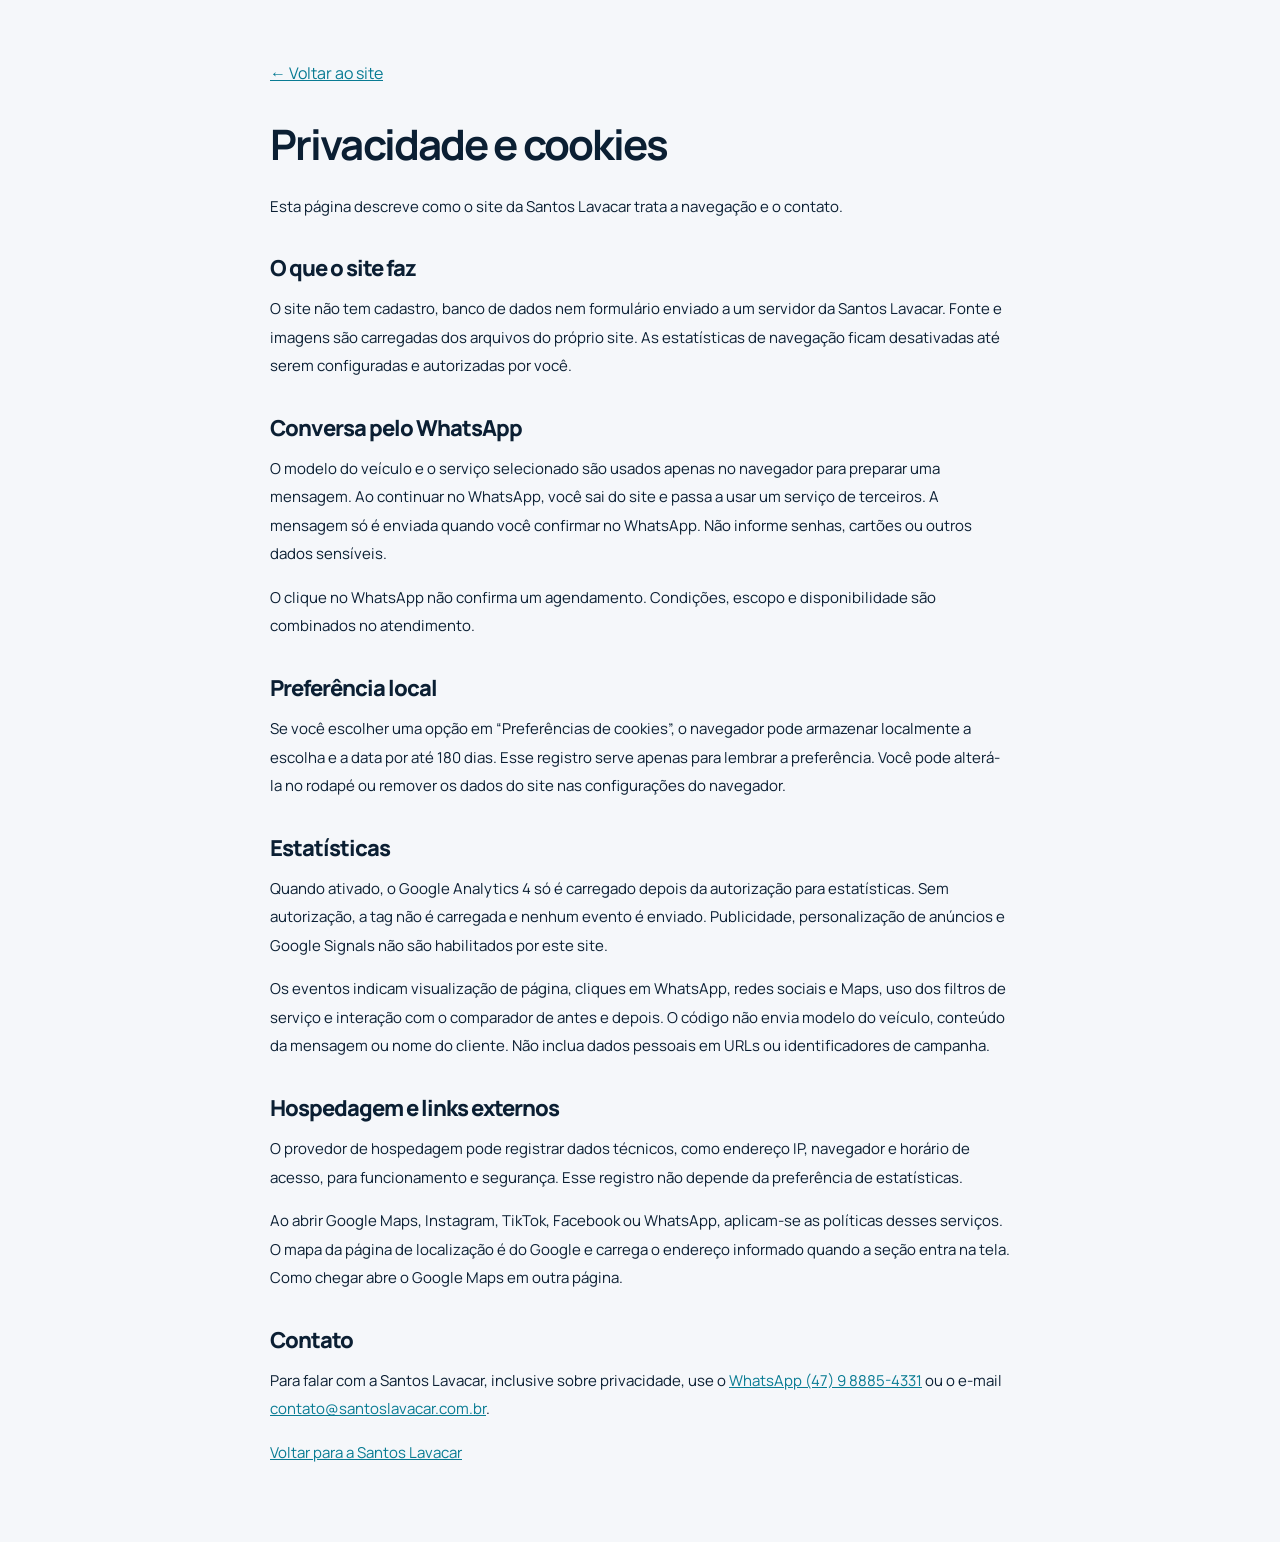
<file: privacidade.html>
<!doctype html>
<html lang="pt-BR"><head><meta charset="utf-8"><meta name="viewport" content="width=device-width,initial-scale=1"><title>Privacidade | Santos Lavacar</title><meta name="description" content="Informações de privacidade e preferências de estatísticas do site da Santos Lavacar."><meta name="robots" content="noindex,follow"><meta name="theme-color" content="#0B1F33"><link rel="icon" href="./assets/favicon.png"><link rel="stylesheet" href="./styles.css"></head><body><main class="privacy-page"><a href="./index.html">← Voltar ao site</a><h1>Privacidade e cookies</h1><p>Esta página descreve como o site da Santos Lavacar trata a navegação e o contato.</p><h2>O que o site faz</h2><p>O site não tem cadastro, banco de dados nem formulário enviado a um servidor da Santos Lavacar. Fonte e imagens são carregadas dos arquivos do próprio site. As estatísticas de navegação ficam desativadas até serem configuradas e autorizadas por você.</p><h2>Conversa pelo WhatsApp</h2><p>O modelo do veículo e o serviço selecionado são usados apenas no navegador para preparar uma mensagem. Ao continuar no WhatsApp, você sai do site e passa a usar um serviço de terceiros. A mensagem só é enviada quando você confirmar no WhatsApp. Não informe senhas, cartões ou outros dados sensíveis.</p><p>O clique no WhatsApp não confirma um agendamento. Condições, escopo e disponibilidade são combinados no atendimento.</p><h2>Preferência local</h2><p>Se você escolher uma opção em “Preferências de cookies”, o navegador pode armazenar localmente a escolha e a data por até 180 dias. Esse registro serve apenas para lembrar a preferência. Você pode alterá-la no rodapé ou remover os dados do site nas configurações do navegador.</p><h2>Estatísticas</h2><p>Quando ativado, o Google Analytics 4 só é carregado depois da autorização para estatísticas. Sem autorização, a tag não é carregada e nenhum evento é enviado. Publicidade, personalização de anúncios e Google Signals não são habilitados por este site.</p><p>Os eventos indicam visualização de página, cliques em WhatsApp, redes sociais e Maps, uso dos filtros de serviço e interação com o comparador de antes e depois. O código não envia modelo do veículo, conteúdo da mensagem ou nome do cliente. Não inclua dados pessoais em URLs ou identificadores de campanha.</p><h2>Hospedagem e links externos</h2><p>O provedor de hospedagem pode registrar dados técnicos, como endereço IP, navegador e horário de acesso, para funcionamento e segurança. Esse registro não depende da preferência de estatísticas.</p><p>Ao abrir Google Maps, Instagram, TikTok, Facebook ou WhatsApp, aplicam-se as políticas desses serviços. O mapa da página de localização é do Google e carrega o endereço informado quando a seção entra na tela. Como chegar abre o Google Maps em outra página.</p><h2>Contato</h2><p>Para falar com a Santos Lavacar, inclusive sobre privacidade, use o <a href="https://wa.me/5547988854331" target="_blank" rel="noopener noreferrer">WhatsApp (47) 9 8885-4331</a> ou o e-mail <a href="mailto:contato@santoslavacar.com.br">contato@santoslavacar.com.br</a>.</p><p><a href="./index.html">Voltar para a Santos Lavacar</a></p></main></body></html>
</file>
<file: styles.css>
@font-face{font-family:Manrope;src:url('./assets/manrope-latin.woff2') format('woff2');font-style:normal;font-weight:200 800;font-display:swap}
:root{--navy:#0B1F33;--cyan:#00B8D9;--graphite:#1F2933;--white:#F5F7FA;--amber:#FFC857;--ink:#122b40;--muted:#526674;--line:#dce3e9;--radius:18px;--font:Manrope,'Segoe UI',Arial,sans-serif}
*{box-sizing:border-box}html{scroll-behavior:smooth;scroll-padding-top:100px}body{margin:0;font-family:var(--font);color:var(--navy);background:var(--white);line-height:1.65;-webkit-font-smoothing:antialiased}button,input,select{font:inherit}a{color:inherit;text-decoration:none}button,a,input,select,summary{-webkit-tap-highlight-color:transparent}button{cursor:pointer}button:disabled{cursor:default}img{max-width:100%;display:block}svg{width:24px;height:24px;stroke:currentColor;stroke-width:1.65;stroke-linecap:round;stroke-linejoin:round;fill:none;flex-shrink:0}svg.icon-sprite{position:absolute;width:0;height:0;overflow:hidden}h1,h2,h3,p{margin:0}h1,h2,h3{line-height:1.1;letter-spacing:-.045em}h2{font-size:clamp(32px,4.1vw,54px);font-weight:800}h2 span{color:#087b93}h3{font-size:24px;letter-spacing:-.035em}p{font-size:15px}button{border:0}::selection{background:var(--cyan);color:var(--navy)}:focus-visible{outline:3px solid #087b93;outline-offset:5px}[hidden]{display:none!important}.container{width:min(1200px,calc(100% - 80px));margin-inline:auto}.section{padding:104px 0}.eyebrow{font-size:11px;letter-spacing:.16em;font-weight:800;color:var(--cyan);margin-bottom:22px;display:flex;align-items:center;gap:10px}.eyebrow.dark{color:#087b93}.tiny-dot{width:7px;height:7px;border-radius:50%;background:var(--cyan);box-shadow:0 0 0 5px #00b8d91a}.button{display:inline-flex;align-items:center;justify-content:center;gap:12px;border-radius:7px;min-height:56px;padding:14px 22px;background:var(--cyan);color:var(--navy);font-size:13px;font-weight:800;line-height:1.4;border:1px solid transparent;transition:background .2s,transform .2s,box-shadow .2s}.button svg{width:20px;height:20px}.button:hover{background:#32cbe5;transform:translateY(-2px);box-shadow:0 8px 25px #00b8d925}.button-small{min-height:44px;padding:11px 15px;font-size:12px}.text-link{display:inline-flex;align-items:center;gap:13px;font-weight:750;font-size:13px;line-height:1.5}.text-link svg{width:19px;height:19px;transition:transform .2s}.text-link:hover svg{transform:translateX(4px)}.skip-link{position:fixed;top:-100px;left:20px;z-index:100;background:white;color:var(--navy);padding:12px 20px;border-radius:6px}.skip-link:focus{top:12px}.mock-notice{min-height:30px;background:#dfeef2;color:#244858;text-align:center;font-size:10px;letter-spacing:.015em;padding:6px 15px}.mock-notice span{margin-left:10px;opacity:.85}
.header{position:sticky;top:0;z-index:30;background:#0b1f33f5;color:var(--white);border-bottom:1px solid #ffffff15;backdrop-filter:blur(16px)}.header-inner{min-height:86px;display:flex;justify-content:space-between;align-items:center;gap:35px}.brand{display:inline-flex;align-items:center;gap:13px;line-height:1;flex-shrink:0}.brand img{object-fit:contain;width:48px;height:48px}.brand>span{font-size:20px;font-weight:800;letter-spacing:.055em}.brand-sub{display:block;font-size:11px;font-weight:500;letter-spacing:.34em;margin-top:7px}.header nav{display:flex;align-items:center;gap:27px}.header nav>a:not(.button){font-size:12px;font-weight:650;transition:color .2s}.header nav>a:not(.button):hover{color:var(--cyan)}.menu-toggle{display:none;background:none;color:var(--white);min-height:44px;min-width:44px}
.hero{position:relative;min-height:650px;background:var(--navy);color:var(--white);overflow:hidden;isolation:isolate}.hero-image{position:absolute;inset:0;width:100%;height:100%;object-fit:cover;object-position:center;z-index:-3}.hero-shade{position:absolute;inset:0;background:linear-gradient(90deg,#0b1f33fa 0%,#0b1f33e8 30%,#0b1f338c 50%,#0b1f330a 78%),linear-gradient(0deg,#0b1f3399,transparent 50%);z-index:-2}.hero-content{padding:84px 0 76px}.hero h1{font-size:clamp(46px,5.35vw,74px);font-weight:800;line-height:1.05;max-width:730px}.hero h1 span{color:var(--cyan)}.hero-lead{font-size:16px;color:#d1dce4;max-width:420px;margin-top:27px;line-height:1.8}.hero-actions{display:flex;gap:27px;align-items:center;margin-top:32px}.hero-location{display:flex;gap:12px;align-items:center;margin-top:52px}.hero-location>svg{color:var(--cyan);width:20px}.hero-location p{font-size:12px;color:#edf4f8;line-height:1.6}.hero-location p span{display:block;font-size:11px;color:#b8c9d6}.hero-caption{position:absolute;bottom:20px;right:40px;font-size:9px;color:#d1dce4;background:#0b1f3370;padding:4px 8px;border-radius:4px}.hero-scroll{position:absolute;bottom:38px;left:50%;border:1px solid #ffffff38;width:40px;height:40px;border-radius:50%;display:grid;place-items:center}.hero-scroll svg{width:17px;height:17px}.vehicle-strip{border-bottom:1px solid var(--line);background:#edf2f5}.vehicle-inner{min-height:96px;display:flex;align-items:center;justify-content:space-between;gap:28px}.vehicle-inner>p{font-size:13px;color:var(--muted)}.vehicle-inner>div{display:flex;gap:57px}.vehicle-inner span{display:flex;gap:14px;align-items:center;font-size:13px;font-weight:650}.vehicle-inner svg{width:29px;height:29px;color:#176079}
.section-heading{display:flex;align-items:flex-end;justify-content:space-between;gap:50px;margin-bottom:42px}.section-heading>p{max-width:330px;color:var(--muted);padding-bottom:5px;line-height:1.9}.service-filters{display:flex;flex-wrap:wrap;gap:10px;margin-bottom:26px}.filter{padding:11px 17px;border-radius:7px;font-size:12px;font-weight:750;background:#e8edf1;color:#354b5b;border:1px solid transparent;min-height:44px;transition:background .2s,color .2s}.filter span{display:inline-block;margin-left:7px;font-size:10px;opacity:.7}.filter.active{background:var(--navy);color:var(--white)}.filter:hover:not(.active){background:#d7e7ec}.service-grid{display:grid;grid-template-columns:repeat(3,1fr);gap:18px}.service-card{display:flex;flex-direction:column;min-height:285px;background:white;border:1px solid var(--line);border-radius:var(--radius);padding:28px;transition:transform .2s,border-color .2s,box-shadow .2s}.service-card:hover{transform:translateY(-4px);border-color:#8dcbd8;box-shadow:0 12px 25px #0b1f3308}.card-top{display:flex;align-items:center;justify-content:space-between;margin-bottom:26px;gap:8px}.service-icon{width:32px;height:32px;color:#087b93;stroke-width:1.3}.tag{font-size:8px;font-weight:800;letter-spacing:.08em;color:#315465;background:#edf4f7;padding:6px 9px;border-radius:4px;white-space:nowrap}.tag.amber{background:#fff0ce;color:#725000}.tag.outline{background:#eff1f4;color:#556573}.service-card h3{font-size:23px}.service-card p{font-size:12px;color:var(--muted);margin-top:14px;margin-bottom:22px;line-height:1.85;max-width:300px}.card-link{display:flex;align-items:center;justify-content:space-between;font-weight:800;font-size:11px;margin-top:auto;padding-top:13px;border-top:1px solid #dce3e9}.card-link svg{width:18px;height:18px}.featured{background:var(--navy);color:var(--white);border-color:var(--navy)}.featured .service-icon{color:var(--cyan)}.featured .tag{color:var(--cyan);background:#00b8d919}.featured p{color:#bbcbd6}.featured .card-link{border-color:#ffffff23;color:var(--cyan)}.service-callout{background:#e4f3f6;border-color:#cce5eb}.callout-number{font-size:35px;font-weight:500;color:#087b93;line-height:1;margin-bottom:22px}.service-callout .card-link{border-color:#bfdce4}.section-footnote{font-size:11px;color:var(--muted);margin-top:22px}
.results{background:var(--navy);color:var(--white);position:relative;overflow:hidden}.results:after{content:'';position:absolute;width:500px;height:500px;right:-280px;top:-230px;border:70px solid #00b8d909;border-radius:50%;pointer-events:none}.results-layout{display:grid;grid-template-columns:.82fr 1.18fr;gap:70px;align-items:center}.results h2 span{color:var(--cyan)}.results-copy>p:not(.eyebrow){color:#bccbd6;margin-top:25px;max-width:330px;font-size:14px;line-height:1.9}.demo-note{display:flex;gap:13px;border-left:2px solid var(--amber);background:#ffffff06;padding:17px 16px;margin:28px 0}.demo-note svg{width:18px;height:18px;color:var(--amber);margin-top:3px}.demo-note p{font-size:10px;color:#bccbd6;line-height:1.8}.demo-note strong{color:var(--amber);font-weight:650}.results-copy .text-link{color:var(--cyan);font-size:12px}.comparison{--split:50%;position:relative;aspect-ratio:1.35;overflow:hidden;border-radius:var(--radius);background:#152d40;touch-action:pan-y;isolation:isolate}.comparison-after,.comparison-before,.comparison-before img{position:absolute;inset:0;width:100%;height:100%;object-fit:cover;object-position:center}.comparison-before{clip-path:inset(0 calc(100% - var(--split)) 0 0);z-index:1}.comparison-label{position:absolute;top:19px;border-radius:4px;padding:5px 10px;font-size:9px;font-weight:800;letter-spacing:.1em;z-index:2;background:#0b1f33d9;color:var(--white)}.before-label{left:18px}.after-label{right:18px;background:var(--cyan);color:var(--navy)}.comparison-line{position:absolute;top:0;bottom:0;left:var(--split);width:2px;background:var(--white);z-index:3;pointer-events:none}.comparison-line span{position:absolute;top:50%;left:50%;transform:translate(-50%,-50%);display:grid;place-items:center;width:46px;height:46px;border-radius:50%;background:var(--white);color:var(--navy);font-size:22px;letter-spacing:5px;padding-left:5px;box-shadow:0 4px 20px #0005}.comparison input[type=range]{position:absolute;z-index:4;inset:0;opacity:0;width:100%;height:100%;margin:0;cursor:ew-resize}.comparison:focus-within{outline:3px solid var(--cyan);outline-offset:5px}.comparison-toolbar{display:flex;justify-content:space-between;align-items:center;gap:12px;margin-top:16px}.comparison-toolbar>span{display:flex;gap:8px;align-items:center;font-size:10px;color:#b4c8d6}.comparison-toolbar>span svg{width:17px;height:17px}.comparison-toolbar>div{display:flex;gap:4px;border:1px solid #ffffff1c;border-radius:6px;padding:3px}.comparison-toolbar button{font-size:9px;background:transparent;color:#bacbd5;border-radius:3px;padding:7px 12px;min-height:34px}.comparison-toolbar button.selected{background:var(--cyan);color:var(--navy);font-weight:800}.comparison-caption{font-size:9px;color:#9db3c3;margin-top:12px}
.approach{background:white}.steps{display:grid;grid-template-columns:repeat(3,1fr);gap:45px;margin-top:48px}.steps article{border-top:1px solid var(--line);padding-top:24px;position:relative}.step-number{font-size:12px;font-weight:800;color:#087b93;margin-bottom:18px;display:inline-block}.steps h3{font-size:21px}.steps p{font-size:13px;color:var(--muted);margin-top:17px;line-height:1.9;max-width:300px}
.social-section{padding:85px 0;background:#edf3f6;border-top:1px solid var(--line);border-bottom:1px solid var(--line)}.social-layout{display:grid;grid-template-columns:1fr 1fr;gap:80px;align-items:center}.social-layout h2{font-size:44px}.social-layout>div>p:not(.eyebrow){max-width:405px;font-size:13px;color:var(--muted);margin-top:23px;line-height:1.9}.social-layout .pending-note{font-size:10px!important;max-width:390px!important;border-left:2px solid #93afbc;padding-left:12px}.social-cards{display:flex;flex-direction:column;gap:13px}.social-card{display:flex;align-items:center;gap:19px;padding:23px 24px;border:1px solid #ccdce4;border-radius:12px;background:var(--white);width:100%;text-align:left;color:var(--navy);transition:border-color .2s,transform .2s}.social-card:hover{border-color:#76bdcb;transform:translateX(3px)}.social-card>svg:first-child{width:31px;height:31px;color:#087b93}.social-card .social-copy{flex:1;min-width:0}.social-copy strong{font-size:19px;font-weight:800;letter-spacing:-.025em;display:block}.social-copy small{display:block;font-size:10px;color:var(--muted);margin-top:4px}.social-card .social-status{font-size:9px;color:#677f8d;border:1px solid #cedde3;border-radius:4px;padding:4px 6px}.social-card>svg:last-child{width:20px;height:20px}
.location-section{background:var(--navy);color:var(--white)}.location-layout{display:grid;grid-template-columns:1.1fr .9fr;gap:100px;align-items:center}.location-section h2 span{color:var(--cyan)}.location-intro{font-size:14px;color:#b9cad6;max-width:395px;margin:25px 0 27px;line-height:1.9}.location-intro strong{font-weight:600;color:var(--white)}.location-caveat{color:#9eb5c6;font-size:10px;max-width:400px;margin-top:14px}.location-card{position:relative;padding:40px;background:#112b42;border:1px solid #29485e;border-radius:var(--radius);overflow:hidden}.location-card .big-pin{position:absolute;width:180px;height:180px;right:-28px;top:4px;color:#23506a;opacity:.4;stroke-width:.8;transform:rotate(-10deg)}.location-card h3{font-size:39px;position:relative;margin-bottom:20px}.location-card>p:not(.eyebrow){font-size:11px;color:#c0d1dd}.location-card-details{border-top:1px solid #ffffff15;display:flex;gap:12px;padding-top:23px;margin-top:29px;margin-bottom:24px}.location-card-details svg{width:20px;height:20px;color:var(--cyan)}.location-card-details p{font-size:11px;color:#b8cad7}.location-card .text-link{font-size:11px;color:var(--cyan)}.location-map{margin-top:28px}.location-map iframe{width:100%;height:380px;border:0;border-radius:18px;background:#0c2236}.location-map p{font-size:11px;color:#9eb5c6;margin:10px 0 0}
.faq-layout{display:grid;grid-template-columns:.75fr 1.25fr;gap:85px}.faq h2{font-size:43px}.faq-layout>div>p:not(.eyebrow){color:var(--muted);margin-top:20px;font-size:14px}.faq-items details{border-bottom:1px solid var(--line)}.faq-items details:first-child{border-top:1px solid var(--line)}.faq-items summary{list-style:none;cursor:pointer;display:flex;align-items:center;justify-content:space-between;gap:25px;padding:22px 0;font-weight:750;font-size:13px;line-height:1.65}.faq-items summary::-webkit-details-marker{display:none}.faq-items summary svg{width:18px;height:18px;color:#087b93;transition:transform .2s}.faq-items details[open] summary svg{transform:rotate(45deg)}.faq-items details p{font-size:12px;color:var(--muted);padding:0 35px 23px 0;line-height:1.85}
.contact-section{padding:85px 0;background:#103049;color:var(--white);border-top:1px solid #25475e}.contact-layout{display:grid;grid-template-columns:1fr 1fr;gap:110px;align-items:center}.contact-section h2{font-size:44px}.contact-layout>div>p:not(.eyebrow){font-size:13px;color:#bdcfdd;max-width:370px;margin-top:25px}.phone-link{display:inline-flex;gap:12px;align-items:center;color:var(--cyan);font-size:21px;font-weight:750;margin-top:29px}.phone-link svg{width:24px;height:24px}.email-link{display:flex;font-size:16px;margin-top:14px;font-weight:650}.field{margin-bottom:20px}.field label{display:flex;justify-content:space-between;align-items:center;font-size:11px;font-weight:650;color:#d4e2ec;margin-bottom:9px}.field label span{font-weight:400;font-size:10px;color:#9db6c8}.field input,.field select{width:100%;border-radius:6px;border:1px solid #426175;padding:14px 16px;background:#ffffff08;color:var(--white);min-height:51px;font-size:12px}.field input::placeholder{color:#a6bdcd}.field select option{background:var(--navy);color:var(--white)}.contact-section form>.button{width:100%;margin-top:5px}.form-note{font-size:10px;line-height:1.8;color:#a6bfce;margin-top:15px}
footer{padding:43px 0 24px;background:#071a2c;color:var(--white)}.footer-top{display:flex;justify-content:space-between;gap:35px;align-items:center}.footer-top>p{font-size:10px;color:#b3c4d0;line-height:1.9}.footer-top .text-link{font-size:10px;color:#c2d3df}.footer-bottom{margin-top:35px;border-top:1px solid #ffffff15;padding-top:19px;display:flex;justify-content:space-between;gap:20px;align-items:center}.footer-bottom p,.footer-bottom button,.footer-bottom a{font-size:9px;color:#b3c4d0}.footer-bottom>div{display:flex;gap:22px;align-items:center}.footer-bottom button{background:transparent;padding:0;min-height:28px}.brand-proposal{font-size:9px;color:#93aabc;margin-top:13px}.floating-whatsapp{position:fixed;bottom:22px;right:23px;z-index:25;display:flex;align-items:center;gap:10px;background:var(--cyan);color:var(--navy);border:1px solid #8ce5f0;border-radius:50px;padding:13px 16px;box-shadow:0 6px 25px #04182935;font-size:10px;font-weight:800;transition:transform .2s}.floating-whatsapp:hover{transform:translateY(-3px)}.floating-whatsapp svg{width:23px;height:23px}.cookie-banner{position:fixed;left:24px;right:24px;bottom:22px;z-index:50;max-width:850px;background:white;border:1px solid #c1d4df;border-radius:14px;padding:23px 26px;box-shadow:0 8px 60px #00172845;display:flex;gap:30px;align-items:center}.cookie-banner strong{font-size:13px}.cookie-banner p{font-size:11px;color:var(--muted);margin-top:5px}.cookie-banner p a{text-decoration:underline}.cookie-actions{display:flex;gap:9px;flex-shrink:0}.cookie-actions button{min-height:44px;padding:10px 13px;border-radius:5px;font-size:10px;font-weight:750}.cookie-reject{background:#eaf0f4;color:var(--navy)}.cookie-accept{background:var(--cyan);color:var(--navy)}dialog{border:1px solid #c4d9e3;border-radius:20px;max-width:480px;width:calc(100% - 40px);padding:40px;color:var(--navy);background:var(--white)}dialog::backdrop{background:#071a2cbf;backdrop-filter:blur(5px)}dialog h2{font-size:30px}dialog>p:not(.eyebrow){font-size:13px;color:var(--muted);line-height:1.8;margin:20px 0 25px}.dialog-close{position:absolute;right:15px;top:10px;background:transparent;color:var(--navy);font-size:27px;width:38px;height:38px}.sr-only{position:absolute!important;width:1px;height:1px;padding:0;margin:-1px;overflow:hidden;clip:rect(0,0,0,0);white-space:nowrap;border:0}.noscript-note{padding:15px;background:#fff1d1;font-size:12px;text-align:center}.privacy-page{max-width:800px;margin:0 auto;padding:60px 30px}.privacy-page h1{font-size:42px;margin:35px 0 25px}.privacy-page h2{font-size:22px;margin:35px 0 15px}.privacy-page p{margin:15px 0;line-height:1.9}.privacy-page ul{padding-left:22px}.privacy-page a{text-decoration:underline;color:#087b93}.privacy-page .privacy-status{background:#fff0ce;padding:15px;border-left:3px solid #d09c30;font-size:12px}
@media(min-width:1600px){.hero{min-height:740px}.hero-content{padding-top:115px}.hero h1{font-size:80px}}
@media(max-width:1100px){.container{width:calc(100% - 56px)}.header nav{gap:17px}.header nav>a:not(.button){font-size:11px}.brand>span{font-size:18px}.header .button-small{font-size:10px;padding:10px}.header .button-small svg:last-child{display:none}.hero h1{font-size:60px}.vehicle-inner>div{gap:30px}.results-layout{gap:40px}.social-layout{gap:40px}.location-layout{gap:50px}.contact-layout{gap:65px}.service-card{padding:23px}.service-card h3{font-size:21px}.tag{font-size:7px}.faq-layout{gap:45px}}
@media(max-width:820px){.header-inner{min-height:72px}.menu-toggle{display:grid;place-items:center}.header nav{display:none;position:absolute;left:0;right:0;top:100%;padding:23px 28px;background:var(--navy);border-bottom:1px solid #ffffff20;align-items:stretch;gap:3px;box-shadow:0 20px 30px #071a2c30}.header nav.open{display:flex;flex-direction:column}.header nav>a:not(.button){font-size:14px;padding:12px 0}.header nav .button-small{margin-top:12px;font-size:13px;align-self:flex-start}.header .button-small svg:last-child{display:block}.hero{min-height:610px}.hero h1{font-size:55px}.hero-image{object-position:65% center}.hero-shade{background:linear-gradient(90deg,#0b1f33f5,#0b1f33bf 50%,#0b1f334a),linear-gradient(0deg,#0b1f33c9,transparent)}.hero-content{padding:78px 0 70px}.hero-caption{right:25px;font-size:8px}.hero-scroll{display:none}.vehicle-inner{min-height:112px;flex-direction:column;gap:15px;justify-content:center}.vehicle-inner>div{gap:40px}.vehicle-inner svg{width:25px;height:25px}.section{padding:76px 0}.section-heading{gap:30px}.section-heading>p{max-width:260px;font-size:13px}.service-grid{grid-template-columns:repeat(2,1fr)}.service-card{min-height:290px;padding:25px}.service-card h3{font-size:23px}.results-layout{grid-template-columns:1fr;gap:40px}.results-copy{display:grid;grid-template-columns:1fr 1fr;gap:0 30px}.results-copy>.eyebrow{grid-column:1/-1}.results-copy>h2{grid-row:2/5}.results-copy>p:not(.eyebrow){margin:0}.demo-note{margin:16px 0 22px}.results-copy>.text-link{grid-column:2}.comparison{aspect-ratio:1.65}.steps{gap:26px}.steps h3{font-size:19px}.steps p{font-size:12px}.social-layout{grid-template-columns:1fr;gap:35px}.social-cards{display:grid;grid-template-columns:1fr 1fr;gap:16px}.social-card{padding:21px 18px;gap:12px}.social-card .social-status{display:none}.social-layout h2{font-size:42px}.social-layout>div>p:not(.eyebrow){max-width:500px}.location-layout{gap:35px}.location-card{padding:30px}.location-card h3{font-size:33px}.location-section h2{font-size:40px}.faq-layout{grid-template-columns:1fr;gap:30px}.contact-layout{gap:45px}.contact-section h2{font-size:36px}.phone-link{font-size:18px}.footer-top>p{max-width:220px}.footer-top .brand>span{font-size:16px}.footer-top .brand img{width:40px;height:40px}.footer-top .brand{gap:10px}.cookie-banner{gap:20px;flex-direction:column;align-items:flex-start}}
@media(max-width:560px){html{scroll-padding-top:86px}.container{width:calc(100% - 40px)}.mock-notice{font-size:9px}.mock-notice span{display:none}.header-inner{min-height:70px;gap:20px}.brand img{width:39px;height:39px}.brand>span{font-size:17px}.brand-sub{font-size:9px;margin-top:6px}.hero{min-height:660px}.hero-content{padding:57px 0 205px}.hero .eyebrow{font-size:9px;letter-spacing:.12em}.hero h1{font-size:45px;max-width:355px;line-height:1.08}.hero-lead{font-size:13px;max-width:300px;margin-top:23px;line-height:1.8}.hero-actions{flex-direction:column;align-items:flex-start;gap:19px;margin-top:26px}.hero .button{font-size:12px;padding:14px 18px;min-height:52px}.hero .text-link{font-size:12px}.hero-location{margin-top:26px}.hero-location p{font-size:11px}.hero-location p span{font-size:10px}.hero-image{object-position:73% 100%;height:100%;opacity:.72}.hero-shade{background:linear-gradient(180deg,#0b1f33fa 0%,#0b1f33f0 35%,#0b1f3394 62%,#0b1f3315 83%,#0b1f33ba 100%)}.hero-caption{left:20px;right:auto;bottom:15px;font-size:7px;max-width:calc(100% - 40px)}.vehicle-inner{min-height:125px;gap:19px}.vehicle-inner>p{font-size:11px}.vehicle-inner>div{gap:22px;width:100%;justify-content:space-between}.vehicle-inner span{flex-direction:column;gap:7px;font-size:10px}.vehicle-inner svg{width:26px;height:26px}.section{padding:61px 0}.eyebrow{font-size:9px;margin-bottom:17px}.section-heading{display:block;margin-bottom:29px}.section-heading h2{font-size:37px}.section-heading>p{max-width:350px;margin-top:21px;font-size:12px}.service-filters{gap:7px;margin-bottom:22px}.filter{font-size:10px;padding:10px 11px;min-height:41px}.filter span{font-size:8px;margin-left:5px}.service-grid{grid-template-columns:1fr;gap:14px}.service-card{padding:25px;min-height:258px;border-radius:14px}.card-top{margin-bottom:22px}.service-card h3{font-size:25px}.service-card p{font-size:12px;margin-bottom:20px;max-width:100%}.tag{font-size:8px}.service-icon{width:30px;height:30px}.card-link{font-size:11px}.section-footnote{font-size:10px}.results-copy{display:block}.results h2{font-size:40px}.results-copy>p:not(.eyebrow){margin-top:22px;max-width:330px;font-size:12px}.demo-note{margin:24px 0;max-width:none}.demo-note p{font-size:10px}.comparison{aspect-ratio:1.12;border-radius:14px}.comparison-toolbar{gap:9px;align-items:flex-start}.comparison-toolbar>span{font-size:9px;max-width:110px;line-height:1.5;padding-top:8px}.comparison-toolbar>span svg{width:15px;height:15px}.comparison-toolbar button{font-size:9px;padding:8px 9px;min-height:38px}.comparison-caption{font-size:8px}.steps{grid-template-columns:1fr;gap:25px;margin-top:35px}.steps article{padding-top:20px}.step-number{margin-bottom:14px}.steps h3{font-size:23px}.steps p{max-width:100%;margin-top:12px}.social-layout h2{font-size:36px}.social-cards{display:flex}.social-card{padding:22px;gap:17px}.social-card .social-status{display:inline-block;font-size:8px}.social-copy strong{font-size:20px}.social-copy small{font-size:9px}.social-layout>div>p:not(.eyebrow){font-size:12px}.location-layout{grid-template-columns:1fr;gap:36px}.location-section h2{font-size:38px}.location-intro{font-size:12px;margin:22px 0}.location-card{padding:31px}.location-card h3{font-size:35px}.location-card .big-pin{width:150px;height:150px}.location-caveat{font-size:9px}.faq h2{font-size:36px}.faq-layout>div>p:not(.eyebrow){font-size:12px;margin-top:15px}.faq-items summary{font-size:12px;gap:20px;padding:21px 0}.faq-items details p{font-size:11px;padding-right:15px}.contact-section{padding:60px 0}.contact-layout{grid-template-columns:1fr;gap:35px}.contact-section h2{font-size:38px}.contact-layout>div>p:not(.eyebrow){font-size:12px;margin-top:22px}.phone-link{font-size:20px;margin-top:24px}.footer-top{flex-wrap:wrap;gap:23px}.footer-top>p{max-width:100%;font-size:10px;width:100%}.footer-top .text-link{margin-top:-5px}.footer-bottom{align-items:flex-start;flex-direction:column;gap:12px}.footer-bottom>div{gap:18px}.brand-proposal{font-size:8px;max-width:280px;margin-left:20px}.floating-whatsapp{right:15px;bottom:16px;padding:13px;min-width:51px;min-height:51px}.floating-whatsapp span{display:none}.cookie-banner{left:12px;right:12px;bottom:12px;padding:21px;border-radius:12px;gap:16px}.cookie-actions{width:100%;flex-wrap:wrap}.cookie-actions button{flex:1;font-size:10px}dialog{padding:33px 25px}dialog h2{font-size:28px}.privacy-page{padding:35px 22px}.privacy-page h1{font-size:33px}.privacy-page p{font-size:13px}.location-map iframe{height:260px}}
@media(prefers-reduced-motion:reduce){html{scroll-behavior:auto}*,*::before,*::after{animation:none!important;transition:none!important}}
@media print{.header,.mock-notice,.floating-whatsapp,.cookie-banner,.hero-scroll,.service-filters{display:none!important}.section{padding:35px 0}.hero{min-height:400px}.container{width:100%}.service-card{break-inside:avoid}.hero-content{padding:40px}.section-heading h2,h2{font-size:32px}}

.dilution{background:#edf3f6}
.dilution-layout{display:grid;grid-template-columns:1.15fr .85fr;gap:42px;align-items:start}
.dilution-uses,.dilution-ratios,.dilution-volumes{display:flex;flex-wrap:wrap;gap:10px}
.dilution-use,.dilution-volumes button{min-height:44px;padding:11px 16px;border-radius:7px;background:#e8edf1;color:#354b5b;border:1px solid transparent;font-size:12px;font-weight:750}
.dilution-use.active,.dilution-ratio.active,.dilution-volumes button.active{background:var(--navy);color:var(--white)}
.dilution-use:hover:not(.active),.dilution-ratio:hover:not(.active),.dilution-volumes button:hover:not(.active){background:#d7e7ec}
.dilution-note{max-width:58ch;margin:16px 0 18px;color:var(--muted);font-size:13px;line-height:1.75}
.dilution-ratio{display:flex;flex-direction:column;align-items:flex-start;gap:2px;min-height:52px;padding:10px 14px;border-radius:7px;background:white;color:var(--navy);border:1px solid var(--line);text-align:left}
.dilution-ratio strong{font-size:15px;letter-spacing:-.03em}
.dilution-ratio span{font-size:11px;font-weight:600;color:var(--muted)}
.dilution-ratio.active span{color:#c5d5e0}
.dilution-volume-row{display:flex;flex-wrap:wrap;gap:16px;align-items:flex-end;margin-top:22px}
.dilution-field{display:flex;flex-direction:column;gap:8px;font-size:11px;font-weight:700;color:var(--graphite)}
.dilution-ratio-input,.dilution-volume-input{display:flex;align-items:center;gap:8px;min-height:48px;padding:0 12px;border:1px solid var(--line);border-radius:6px;background:white}
.dilution-ratio-input b,.dilution-volume-input b{font-size:14px;color:var(--navy)}
.dilution-field input{width:8ch;border:0;background:transparent;color:var(--navy);font-size:16px;font-weight:800;padding:8px 0}
.dilution-field input:focus{outline:none}
.dilution-ratio-input:focus-within,.dilution-volume-input:focus-within{outline:3px solid #087b93;outline-offset:3px}
.dilution-custom{margin-top:4px}
.dilution-result{background:var(--navy);color:var(--white);border-radius:var(--radius);padding:32px 28px 24px}
.dilution-read{color:var(--cyan);font-size:14px;font-weight:750;letter-spacing:-.02em}
.dilution-figures{display:grid;grid-template-columns:1fr 1fr;gap:16px;margin-top:22px}
.dilution-figures span{display:block;font-size:clamp(34px,4vw,52px);font-weight:800;letter-spacing:-.045em;line-height:1}
.dilution-figures small{display:block;margin-top:8px;color:#b9cad6;font-size:12px;font-weight:700}
.dilution-meter{height:10px;margin-top:26px;border-radius:99px;background:#1c3c54;overflow:hidden}
.dilution-meter span{display:block;height:100%;background:var(--cyan)}
.dilution-exact{min-height:1.5em;margin-top:14px;color:#b9cad6;font-size:12px;line-height:1.6}
.dilution-caveat{display:flex;gap:12px;max-width:78ch;margin-top:28px;padding-left:14px;border-left:2px solid var(--amber)}
.dilution-caveat svg{width:18px;height:18px;margin-top:2px;color:#9a6b12}
.dilution-caveat p{color:var(--muted);font-size:12px;line-height:1.75}
.dilution-caveat strong{color:var(--graphite)}
.priority{background:var(--navy);color:var(--white);padding:78px 0}.priority-inner{max-width:760px}.priority h2{font-size:clamp(28px,4.8vw,54px)}.priority h2 span{color:var(--cyan)}.priority-inner>p:not(.eyebrow){max-width:62ch;margin-top:22px;color:#c5d4df;font-size:16px;line-height:1.75}
.comparison-grid{display:grid;grid-template-columns:1fr 1fr;gap:28px;align-items:start}
.results .section-heading>p{color:#c5d4df;max-width:460px}
.brand-sub{letter-spacing:.22em}
@media(max-width:1100px){.header nav{gap:12px}}
@media(max-width:820px){.dilution-layout{grid-template-columns:1fr}.dilution-result{padding:26px 22px}.comparison-grid{grid-template-columns:1fr}.priority{padding:56px 0}.priority-inner>p:not(.eyebrow){font-size:15px}}
</file>
